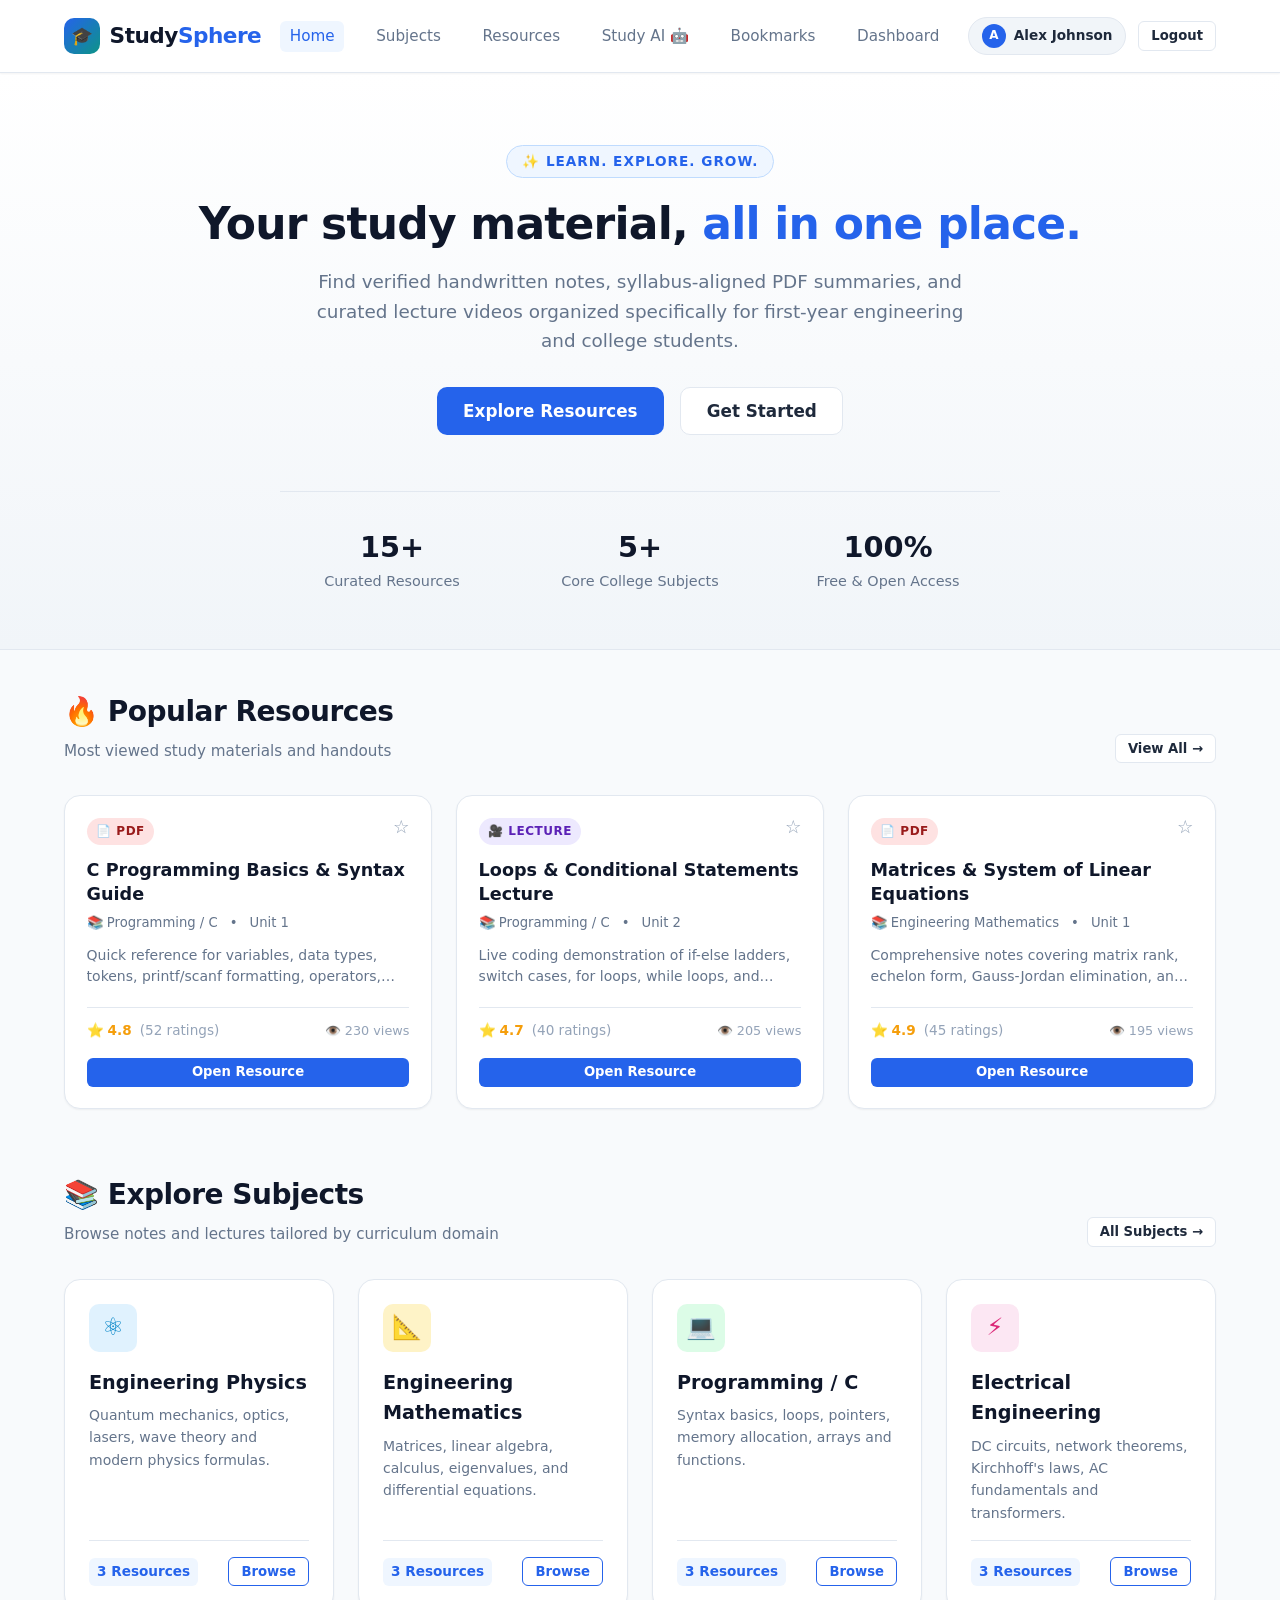
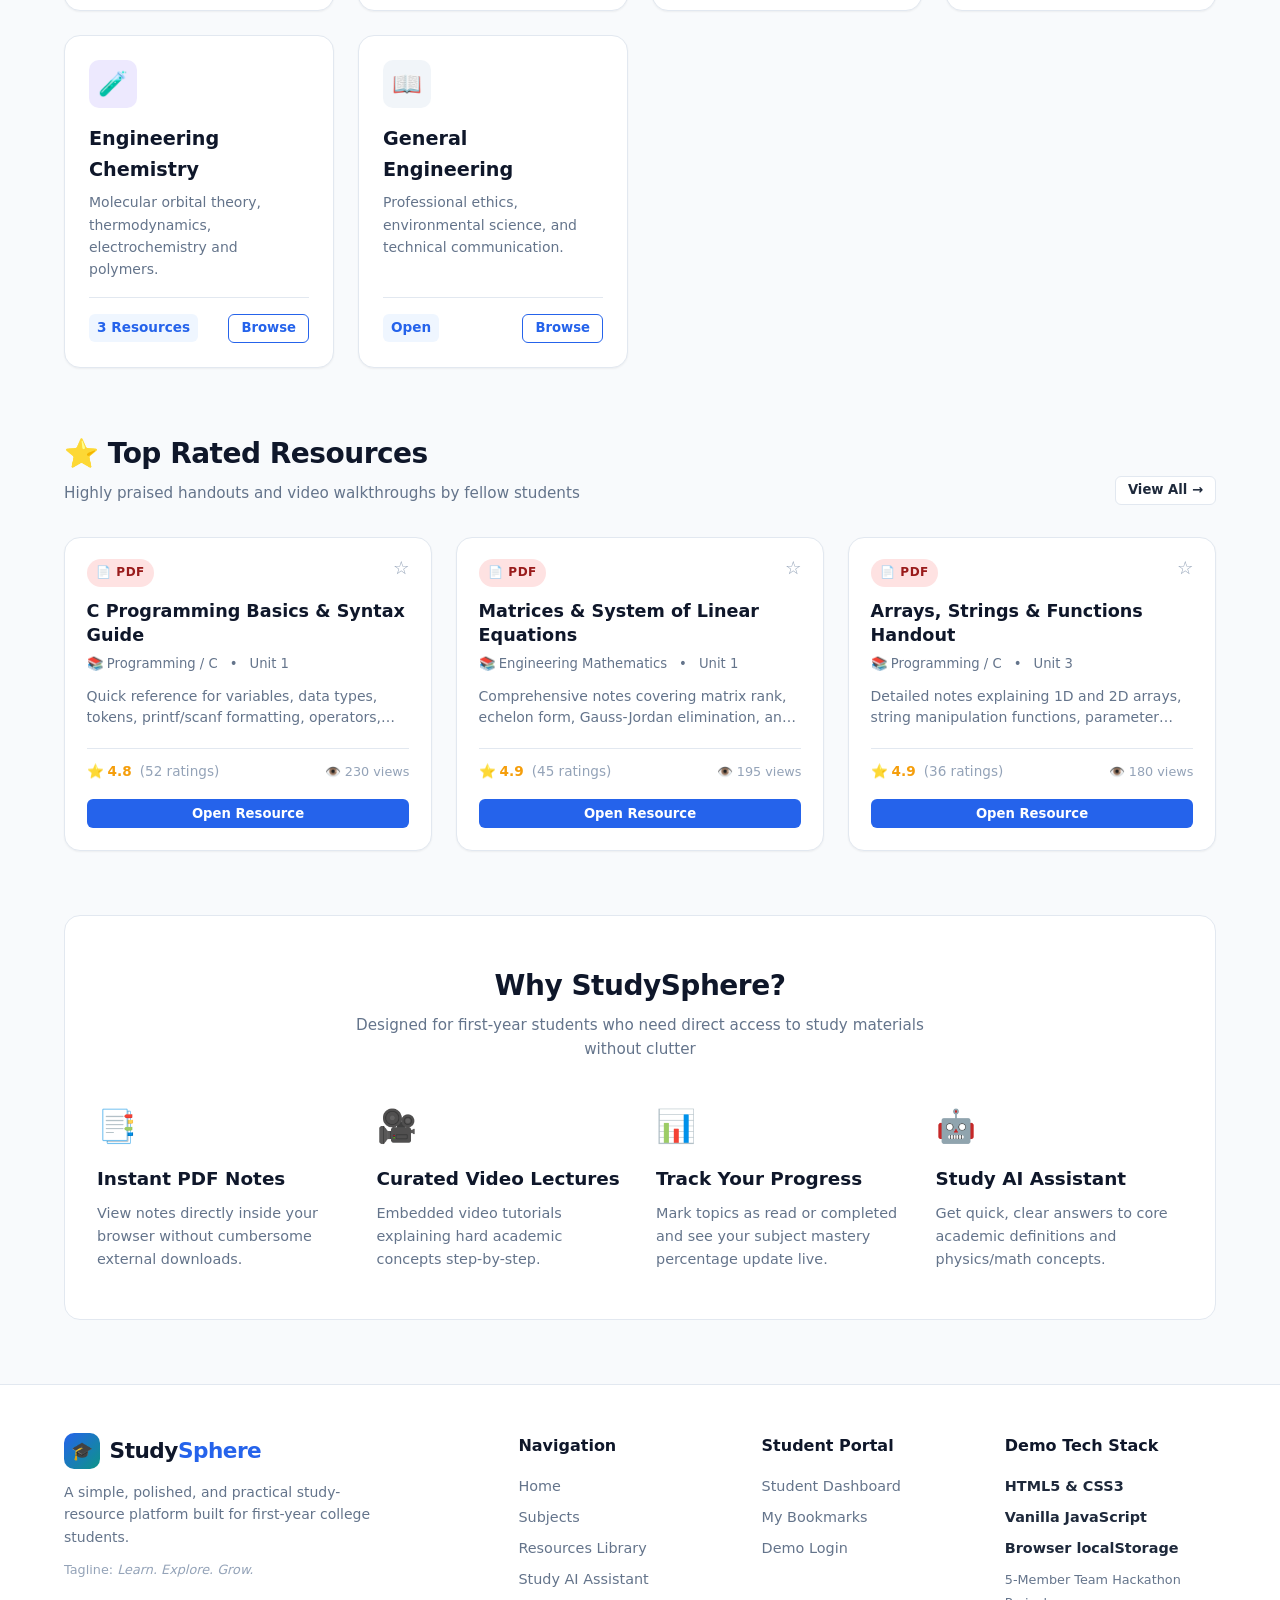
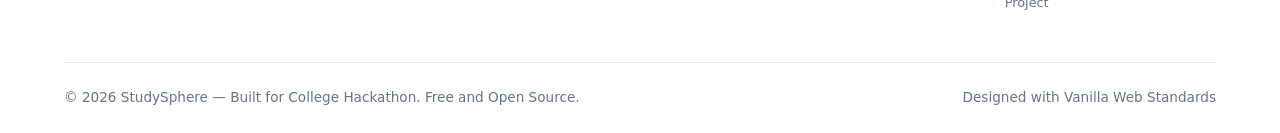
<file: index.html>
<!DOCTYPE html>
<html lang="en">
<head>
  <meta charset="UTF-8">
  <meta name="viewport" content="width=device-width, initial-scale=1.0">
  <title>StudySphere — Learn. Explore. Grow. | Student Study Resources</title>
  <link rel="stylesheet" href="css/style.css">
  <link rel="stylesheet" href="css/responsive.css">
  <link rel="icon" href="favicon.ico">
</head>
<body>

  <!-- Navigation Bar -->
  <header class="navbar">
    <div class="container nav-container">
      <a href="index.html" class="brand-logo">
        <span class="logo-icon">🎓</span>
        <span>Study<span>Sphere</span></span>
      </a>

      <button class="nav-toggle-btn" aria-label="Toggle navigation">☰</button>

      <ul class="nav-links">
        <li><a href="index.html" class="active">Home</a></li>
        <li><a href="subjects.html">Subjects</a></li>
        <li><a href="resources.html">Resources</a></li>
        <li><a href="study-ai.html">Study AI 🤖</a></li>
        <li><a href="bookmarks.html">Bookmarks</a></li>
        <li><a href="dashboard.html">Dashboard</a></li>
      </ul>

      <div class="nav-auth">
        <!-- Injected dynamically by js/app.js -->
        <a href="login.html" class="btn btn-primary btn-sm">Login / Register</a>
      </div>
    </div>
  </header>

  <!-- Hero Section -->
  <section class="hero">
    <div class="container">
      <div class="hero-tagline">
        <span>✨</span> Learn. Explore. Grow.
      </div>
      <h1 class="hero-title">
        Your study material, <span class="highlight">all in one place.</span>
      </h1>
      <p class="hero-description">
        Find verified handwritten notes, syllabus-aligned PDF summaries, and curated lecture videos organized specifically for first-year engineering and college students.
      </p>

      <div class="hero-buttons">
        <a href="resources.html" class="btn btn-primary btn-lg">Explore Resources</a>
        <a href="dashboard.html" class="btn btn-secondary btn-lg">Get Started</a>
      </div>

      <!-- Quick Stats -->
      <div class="hero-stats">
        <div class="stat-item">
          <h3 id="stat-resources-count">15+</h3>
          <p>Curated Resources</p>
        </div>
        <div class="stat-item">
          <h3>5+</h3>
          <p>Core College Subjects</p>
        </div>
        <div class="stat-item">
          <h3>100%</h3>
          <p>Free & Open Access</p>
        </div>
      </div>
    </div>
  </section>

  <!-- Main Content Container -->
  <main class="main-content">
    <div class="container">

      <!-- Popular Resources Section -->
      <section style="margin-bottom: 4rem;">
        <div class="section-header">
          <div>
            <h2 class="section-title">🔥 Popular Resources</h2>
            <p class="section-subtitle">Most viewed study materials and handouts</p>
          </div>
          <a href="resources.html?sort=popular" class="btn btn-secondary btn-sm">View All &rarr;</a>
        </div>
        <div class="resource-grid" id="popular-resources-grid">
          <!-- Injected via JavaScript -->
        </div>
      </section>

      <!-- Explore Subjects Section -->
      <section style="margin-bottom: 4rem;">
        <div class="section-header">
          <div>
            <h2 class="section-title">📚 Explore Subjects</h2>
            <p class="section-subtitle">Browse notes and lectures tailored by curriculum domain</p>
          </div>
          <a href="subjects.html" class="btn btn-secondary btn-sm">All Subjects &rarr;</a>
        </div>

        <div class="subject-grid">
          <!-- Physics -->
          <div class="subject-card">
            <div class="subject-icon-box icon-physics">⚛️</div>
            <h3 class="subject-name">Engineering Physics</h3>
            <p class="subject-desc">Quantum mechanics, optics, lasers, wave theory and modern physics formulas.</p>
            <div class="subject-footer">
              <span class="subject-count">3 Resources</span>
              <a href="resources.html?subject=Engineering+Physics" class="btn btn-outline btn-sm">Browse</a>
            </div>
          </div>

          <!-- Mathematics -->
          <div class="subject-card">
            <div class="subject-icon-box icon-math">📐</div>
            <h3 class="subject-name">Engineering Mathematics</h3>
            <p class="subject-desc">Matrices, linear algebra, calculus, eigenvalues, and differential equations.</p>
            <div class="subject-footer">
              <span class="subject-count">3 Resources</span>
              <a href="resources.html?subject=Engineering+Mathematics" class="btn btn-outline btn-sm">Browse</a>
            </div>
          </div>

          <!-- Programming / C -->
          <div class="subject-card">
            <div class="subject-icon-box icon-prog">💻</div>
            <h3 class="subject-name">Programming / C</h3>
            <p class="subject-desc">Syntax basics, loops, pointers, memory allocation, arrays and functions.</p>
            <div class="subject-footer">
              <span class="subject-count">3 Resources</span>
              <a href="resources.html?subject=Programming+%2F+C" class="btn btn-outline btn-sm">Browse</a>
            </div>
          </div>

          <!-- Electrical Engineering -->
          <div class="subject-card">
            <div class="subject-icon-box icon-ee">⚡</div>
            <h3 class="subject-name">Electrical Engineering</h3>
            <p class="subject-desc">DC circuits, network theorems, Kirchhoff's laws, AC fundamentals and transformers.</p>
            <div class="subject-footer">
              <span class="subject-count">3 Resources</span>
              <a href="resources.html?subject=Electrical+Engineering" class="btn btn-outline btn-sm">Browse</a>
            </div>
          </div>

          <!-- Chemistry -->
          <div class="subject-card">
            <div class="subject-icon-box icon-chem">🧪</div>
            <h3 class="subject-name">Engineering Chemistry</h3>
            <p class="subject-desc">Molecular orbital theory, thermodynamics, electrochemistry and polymers.</p>
            <div class="subject-footer">
              <span class="subject-count">3 Resources</span>
              <a href="resources.html?subject=Engineering+Chemistry" class="btn btn-outline btn-sm">Browse</a>
            </div>
          </div>

          <!-- Other -->
          <div class="subject-card">
            <div class="subject-icon-box icon-other">📖</div>
            <h3 class="subject-name">General Engineering</h3>
            <p class="subject-desc">Professional ethics, environmental science, and technical communication.</p>
            <div class="subject-footer">
              <span class="subject-count">Open</span>
              <a href="resources.html" class="btn btn-outline btn-sm">Browse</a>
            </div>
          </div>
        </div>
      </section>

      <!-- Top Rated Resources Section -->
      <section style="margin-bottom: 4rem;">
        <div class="section-header">
          <div>
            <h2 class="section-title">⭐ Top Rated Resources</h2>
            <p class="section-subtitle">Highly praised handouts and video walkthroughs by fellow students</p>
          </div>
          <a href="resources.html?sort=rating" class="btn btn-secondary btn-sm">View All &rarr;</a>
        </div>
        <div class="resource-grid" id="top-rated-resources-grid">
          <!-- Injected via JavaScript -->
        </div>
      </section>

      <!-- Why StudySphere? Section -->
      <section style="background: var(--bg-surface); border: 1px solid var(--border-color); border-radius: var(--radius-lg); padding: 3rem 2rem;">
        <div style="text-align: center; max-width: 600px; margin: 0 auto 2.5rem;">
          <h2 class="section-title">Why StudySphere?</h2>
          <p class="section-subtitle">Designed for first-year students who need direct access to study materials without clutter</p>
        </div>

        <div style="display: grid; grid-template-columns: repeat(auto-fit, minmax(240px, 1fr)); gap: 2rem;">
          <div>
            <div style="font-size: 2rem; margin-bottom: 0.75rem;">📑</div>
            <h4 style="font-size: 1.15rem; font-weight: 700; margin-bottom: 0.5rem; color: var(--secondary-color);">Instant PDF Notes</h4>
            <p style="color: var(--text-muted); font-size: 0.9rem;">View notes directly inside your browser without cumbersome external downloads.</p>
          </div>
          <div>
            <div style="font-size: 2rem; margin-bottom: 0.75rem;">🎥</div>
            <h4 style="font-size: 1.15rem; font-weight: 700; margin-bottom: 0.5rem; color: var(--secondary-color);">Curated Video Lectures</h4>
            <p style="color: var(--text-muted); font-size: 0.9rem;">Embedded video tutorials explaining hard academic concepts step-by-step.</p>
          </div>
          <div>
            <div style="font-size: 2rem; margin-bottom: 0.75rem;">📊</div>
            <h4 style="font-size: 1.15rem; font-weight: 700; margin-bottom: 0.5rem; color: var(--secondary-color);">Track Your Progress</h4>
            <p style="color: var(--text-muted); font-size: 0.9rem;">Mark topics as read or completed and see your subject mastery percentage update live.</p>
          </div>
          <div>
            <div style="font-size: 2rem; margin-bottom: 0.75rem;">🤖</div>
            <h4 style="font-size: 1.15rem; font-weight: 700; margin-bottom: 0.5rem; color: var(--secondary-color);">Study AI Assistant</h4>
            <p style="color: var(--text-muted); font-size: 0.9rem;">Get quick, clear answers to core academic definitions and physics/math concepts.</p>
          </div>
        </div>
      </section>

    </div>
  </main>

  <!-- Footer -->
  <footer class="site-footer">
    <div class="container">
      <div class="footer-grid">
        <div class="footer-col">
          <div class="brand-logo" style="margin-bottom: 0.75rem;">
            <span class="logo-icon">🎓</span>
            <span>Study<span>Sphere</span></span>
          </div>
          <p style="font-size: 0.875rem; line-height: 1.6; max-width: 320px;">
            A simple, polished, and practical study-resource platform built for first-year college students.
          </p>
          <p style="font-size: 0.8rem; margin-top: 0.75rem; color: var(--text-light);">
            Tagline: <em>Learn. Explore. Grow.</em>
          </p>
        </div>

        <div class="footer-col">
          <h4>Navigation</h4>
          <ul>
            <li><a href="index.html">Home</a></li>
            <li><a href="subjects.html">Subjects</a></li>
            <li><a href="resources.html">Resources Library</a></li>
            <li><a href="study-ai.html">Study AI Assistant</a></li>
          </ul>
        </div>

        <div class="footer-col">
          <h4>Student Portal</h4>
          <ul>
            <li><a href="dashboard.html">Student Dashboard</a></li>
            <li><a href="bookmarks.html">My Bookmarks</a></li>
            <li><a href="login.html">Demo Login</a></li>
          </ul>
        </div>

        <div class="footer-col">
          <h4>Demo Tech Stack</h4>
          <ul>
            <li><span style="color: var(--text-main); font-weight: 600;">HTML5 & CSS3</span></li>
            <li><span style="color: var(--text-main); font-weight: 600;">Vanilla JavaScript</span></li>
            <li><span style="color: var(--text-main); font-weight: 600;">Browser localStorage</span></li>
            <li><span style="color: var(--text-muted); font-size: 0.8rem;">5-Member Team Hackathon Project</span></li>
          </ul>
        </div>
      </div>

      <div class="footer-bottom">
        <div>&copy; 2026 StudySphere — Built for College Hackathon. Free and Open Source.</div>
        <div>Designed with Vanilla Web Standards</div>
      </div>
    </div>
  </footer>

  <!-- Scripts -->
  <script src="js/app.js"></script>
  <script src="js/resources.js"></script>
  <script src="js/bookmarks.js"></script>
  <script>
    // Initialize Home Page dynamic sections
    document.addEventListener('DOMContentLoaded', () => {
      // 1. Popular resources (top 3 by views)
      const popularGrid = document.getElementById('popular-resources-grid');
      if (popularGrid) {
        const popular = filterResources({ sortBy: 'popular' }).slice(0, 3);
        popularGrid.innerHTML = popular.map(res => renderResourceCardHtml(res)).join('');
        attachCardBookmarkListeners(popularGrid);
      }

      // 2. Top rated resources (top 3 by rating)
      const topRatedGrid = document.getElementById('top-rated-resources-grid');
      if (topRatedGrid) {
        const topRated = filterResources({ sortBy: 'rating' }).slice(0, 3);
        topRatedGrid.innerHTML = topRated.map(res => renderResourceCardHtml(res)).join('');
        attachCardBookmarkListeners(topRatedGrid);
      }

      // 3. Update total resources stat
      const statCount = document.getElementById('stat-resources-count');
      if (statCount) {
        const all = getAllResources();
        statCount.textContent = `${all.length}+`;
      }
    });
  </script>
</body>
</html>
</file>
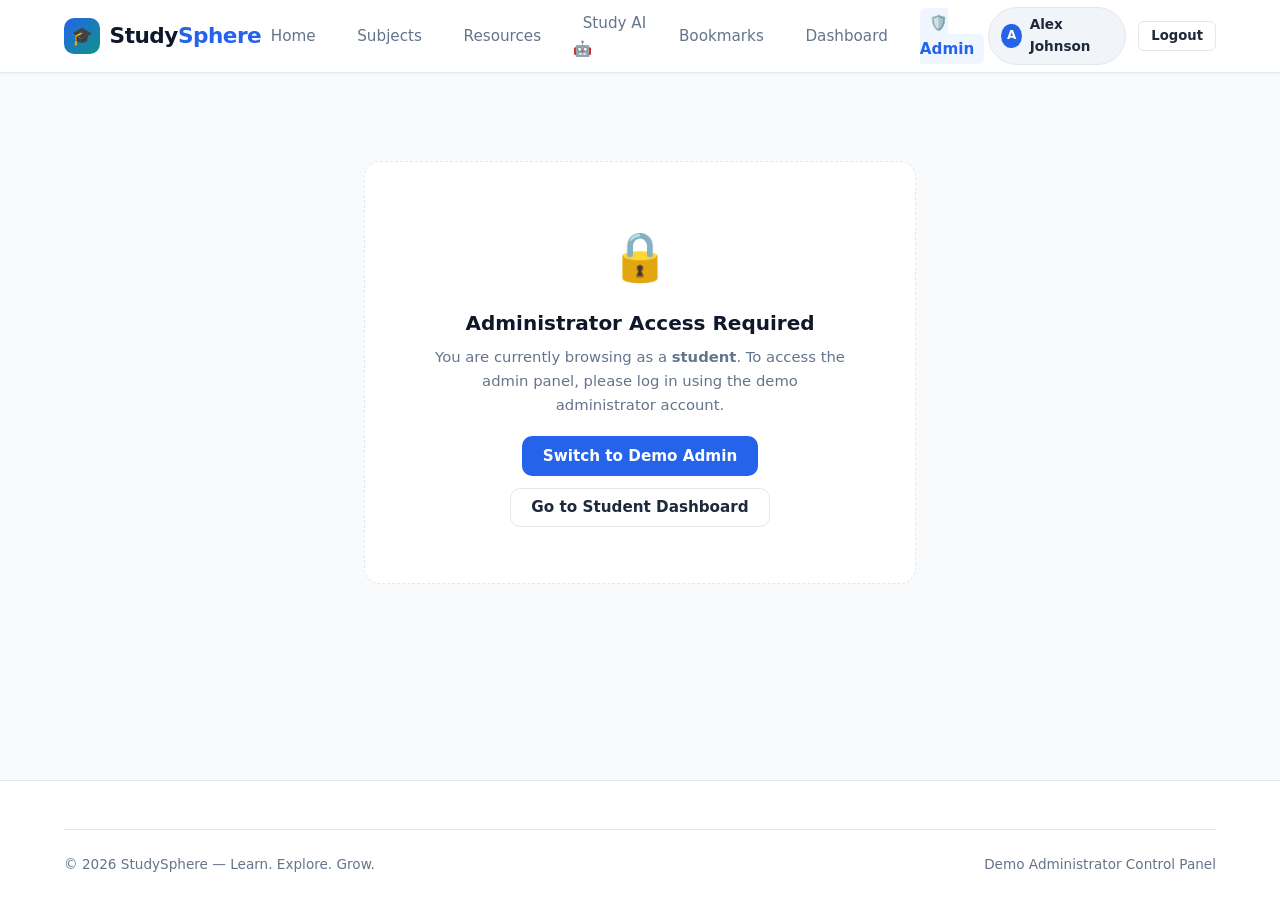
<file: admin.html>
<!DOCTYPE html>
<html lang="en">
<head>
  <meta charset="UTF-8">
  <meta name="viewport" content="width=device-width, initial-scale=1.0">
  <title>Admin Dashboard — StudySphere</title>
  <link rel="stylesheet" href="css/style.css">
  <link rel="stylesheet" href="css/responsive.css">
</head>
<body>

  <!-- Navigation Bar -->
  <header class="navbar">
    <div class="container nav-container">
      <a href="index.html" class="brand-logo">
        <span class="logo-icon">🎓</span>
        <span>Study<span>Sphere</span></span>
      </a>

      <button class="nav-toggle-btn" aria-label="Toggle navigation">☰</button>

      <ul class="nav-links">
        <li><a href="index.html">Home</a></li>
        <li><a href="subjects.html">Subjects</a></li>
        <li><a href="resources.html">Resources</a></li>
        <li><a href="study-ai.html">Study AI 🤖</a></li>
        <li><a href="bookmarks.html">Bookmarks</a></li>
        <li><a href="dashboard.html">Dashboard</a></li>
        <li><a href="admin.html" class="admin-link active">🛡️ Admin</a></li>
      </ul>

      <div class="nav-auth">
        <a href="login.html" class="btn btn-primary btn-sm">Login / Register</a>
      </div>
    </div>
  </header>

  <!-- Admin Main Content -->
  <main class="main-content">
    <div class="container">
      
      <!-- Admin Header -->
      <div style="background: var(--bg-surface); border: 1px solid var(--border-color); border-radius: var(--radius-lg); padding: 1.75rem 2rem; margin-bottom: 2rem; box-shadow: var(--shadow-sm); display: flex; align-items: center; justify-content: space-between; flex-wrap: wrap; gap: 1rem;">
        <div>
          <span style="font-size: 0.8rem; font-weight: 700; background: #f5f3ff; color: #7c3aed; padding: 0.25rem 0.6rem; border-radius: var(--radius-full); text-transform: uppercase;">
            ADMINISTRATOR MODE
          </span>
          <h1 style="font-size: 1.85rem; font-weight: 800; color: var(--secondary-color); margin-top: 0.35rem;">
            Faculty & Resource Admin Console
          </h1>
          <p style="color: var(--text-muted); font-size: 0.95rem; margin-top: 0.2rem;">
            Manage college curriculum study materials, upload handouts, edit notes, and monitor student engagement.
          </p>
        </div>
        <div style="display: flex; gap: 0.75rem; flex-wrap: wrap;">
          <button class="btn btn-primary" id="btn-open-add-modal">
            ➕ Add New Resource
          </button>
          <a href="resources.html" class="btn btn-secondary">
            View Public Catalog &rarr;
          </a>
        </div>
      </div>

      <!-- Quick Metrics Grid -->
      <div class="stats-cards-grid">
        <div class="stat-card">
          <div class="stat-card-icon" style="background: #e0f2fe; color: #0284c7;">📚</div>
          <div class="stat-card-info">
            <h4 id="admin-total-resources">0</h4>
            <p>Total Resources</p>
          </div>
        </div>

        <div class="stat-card">
          <div class="stat-card-icon" style="background: #fef3c7; color: #d97706;">⭐</div>
          <div class="stat-card-info">
            <h4 id="admin-total-ratings">0</h4>
            <p>Student Ratings</p>
          </div>
        </div>

        <div class="stat-card">
          <div class="stat-card-icon" style="background: #dcfce7; color: #16a34a;">👁️</div>
          <div class="stat-card-info">
            <h4 id="admin-total-views">0</h4>
            <p>Total Material Views</p>
          </div>
        </div>

        <div class="stat-card">
          <div class="stat-card-icon" style="background: #ede9fe; color: #7c3aed;">✅</div>
          <div class="stat-card-info">
            <h4 id="admin-total-completed">0</h4>
            <p>Student Completions</p>
          </div>
        </div>
      </div>

      <!-- Resource Management Table Box -->
      <div style="background: var(--bg-surface); border: 1px solid var(--border-color); border-radius: var(--radius-lg); padding: 1.5rem; box-shadow: var(--shadow-sm);">
        
        <div style="display: flex; align-items: center; justify-content: space-between; flex-wrap: wrap; gap: 1rem; margin-bottom: 1.25rem;">
          <div>
            <h2 style="font-size: 1.25rem; font-weight: 700; color: var(--secondary-color);">All Study Resources</h2>
            <p style="font-size: 0.85rem; color: var(--text-muted);">Real-time localStorage resources registry</p>
          </div>
          <div>
            <input type="text" id="admin-table-search" placeholder="Filter resources table..." class="form-control" style="width: 260px; font-size: 0.85rem; padding: 0.45rem 0.75rem;">
          </div>
        </div>

        <div class="table-responsive">
          <table class="data-table">
            <thead>
              <tr>
                <th>Title</th>
                <th>Subject</th>
                <th>Type</th>
                <th>Rating</th>
                <th>Views</th>
                <th>Date Added</th>
                <th>Actions</th>
              </tr>
            </thead>
            <tbody id="admin-resources-tbody">
              <!-- Dynamically populated by js/admin.js -->
            </tbody>
          </table>
        </div>

      </div>

    </div>
  </main>

  <!-- ADD RESOURCE MODAL -->
  <div class="modal-overlay" id="modal-add-resource">
    <div class="modal-content">
      <div class="modal-header">
        <h3>Add New Study Resource</h3>
        <button class="modal-close-btn modal-close-trigger" aria-label="Close modal">&times;</button>
      </div>
      
      <form id="form-add-resource">
        <div class="modal-body">
          
          <div class="alert-banner" style="margin-bottom: 1rem; padding: 0.6rem 0.8rem; font-size: 0.8rem;">
            <span>ℹ️</span>
            <span><strong>Hackathon Demo Notice:</strong> Uploaded materials are stored in browser localStorage for demonstration purposes.</span>
          </div>

          <div class="form-group">
            <label for="add-title">Resource Title *</label>
            <input type="text" id="add-title" class="form-control" placeholder="e.g., Laplace Transforms Handout" required>
          </div>

          <div style="display: grid; grid-template-columns: 1fr 1fr; gap: 1rem;">
            <div class="form-group">
              <label for="add-subject">Subject *</label>
              <select id="add-subject" class="form-control" required>
                <option value="Engineering Physics">Engineering Physics</option>
                <option value="Engineering Mathematics">Engineering Mathematics</option>
                <option value="Programming / C">Programming / C</option>
                <option value="Electrical Engineering">Electrical Engineering</option>
                <option value="Engineering Chemistry">Engineering Chemistry</option>
                <option value="Other">Other / General</option>
              </select>
            </div>

            <div class="form-group">
              <label for="add-type">Type *</label>
              <select id="add-type" class="form-control" required>
                <option value="PDF">📄 PDF Notes</option>
                <option value="Lecture">🎥 Video Lecture</option>
              </select>
            </div>
          </div>

          <div class="form-group">
            <label for="add-unit">Unit / Chapter *</label>
            <input type="text" id="add-unit" class="form-control" placeholder="e.g., Unit 4: Transforms" required>
          </div>

          <div class="form-group">
            <label for="add-description">Short Description *</label>
            <textarea id="add-description" class="form-control" rows="3" placeholder="Summary of topics covered, derivations, and practice problems..." required></textarea>
          </div>

          <div class="form-group">
            <label for="add-tags">Search Tags (comma separated)</label>
            <input type="text" id="add-tags" class="form-control" placeholder="e.g., laplace, calculus, formulas, math">
          </div>

          <div class="form-group">
            <label for="add-link">Resource URL / Video Embed Link</label>
            <input type="text" id="add-link" class="form-control" placeholder="e.g., files/sample.pdf or YouTube embed URL">
          </div>

          <div class="form-group">
            <label for="add-file">Or Select Local PDF File (Demo Upload)</label>
            <input type="file" id="add-file" class="form-control" accept=".pdf">
          </div>

          <div class="form-group" style="margin-bottom: 0;">
            <label for="add-date">Publication Date</label>
            <input type="date" id="add-date" class="form-control">
          </div>

        </div>

        <div class="modal-footer">
          <button type="button" class="btn btn-secondary modal-close-trigger">Cancel</button>
          <button type="submit" class="btn btn-primary">Save Resource</button>
        </div>
      </form>
    </div>
  </div>

  <!-- EDIT RESOURCE MODAL -->
  <div class="modal-overlay" id="modal-edit-resource">
    <div class="modal-content">
      <div class="modal-header">
        <h3>Edit Study Resource</h3>
        <button class="modal-close-btn modal-close-trigger" aria-label="Close modal">&times;</button>
      </div>

      <form id="form-edit-resource">
        <div class="modal-body">
          <div class="form-group">
            <label for="edit-title">Resource Title</label>
            <input type="text" id="edit-title" class="form-control" required>
          </div>

          <div style="display: grid; grid-template-columns: 1fr 1fr; gap: 1rem;">
            <div class="form-group">
              <label for="edit-subject">Subject</label>
              <select id="edit-subject" class="form-control" required>
                <option value="Engineering Physics">Engineering Physics</option>
                <option value="Engineering Mathematics">Engineering Mathematics</option>
                <option value="Programming / C">Programming / C</option>
                <option value="Electrical Engineering">Electrical Engineering</option>
                <option value="Engineering Chemistry">Engineering Chemistry</option>
                <option value="Other">Other / General</option>
              </select>
            </div>

            <div class="form-group">
              <label for="edit-type">Type</label>
              <select id="edit-type" class="form-control" required>
                <option value="PDF">📄 PDF Notes</option>
                <option value="Lecture">🎥 Video Lecture</option>
              </select>
            </div>
          </div>

          <div class="form-group">
            <label for="edit-unit">Unit / Chapter</label>
            <input type="text" id="edit-unit" class="form-control" required>
          </div>

          <div class="form-group">
            <label for="edit-description">Description</label>
            <textarea id="edit-description" class="form-control" rows="3" required></textarea>
          </div>

          <div class="form-group">
            <label for="edit-tags">Tags (comma separated)</label>
            <input type="text" id="edit-tags" class="form-control">
          </div>

          <div class="form-group" style="margin-bottom: 0;">
            <label for="edit-link">Resource Link / File Path</label>
            <input type="text" id="edit-link" class="form-control" required>
          </div>
        </div>

        <div class="modal-footer">
          <button type="button" class="btn btn-secondary modal-close-trigger">Cancel</button>
          <button type="submit" class="btn btn-primary">Update Resource</button>
        </div>
      </form>
    </div>
  </div>

  <!-- DELETE CONFIRMATION MODAL -->
  <div class="modal-overlay" id="modal-delete-confirm">
    <div class="modal-content" style="max-width: 440px;">
      <div class="modal-header">
        <h3>Confirm Deletion</h3>
        <button class="modal-close-btn modal-close-trigger" aria-label="Close modal">&times;</button>
      </div>
      <div class="modal-body">
        <p style="color: var(--text-main); margin-bottom: 0.75rem;">
          Are you sure you want to delete this resource?
        </p>
        <p style="font-weight: 700; color: var(--danger-color); background: #fee2e2; padding: 0.6rem 0.8rem; border-radius: var(--radius-sm);" id="delete-resource-title-confirm">
          Resource Title
        </p>
        <p style="font-size: 0.825rem; color: var(--text-muted); margin-top: 0.75rem;">
          This action will immediately remove the resource from localStorage and update all student catalogs.
        </p>
      </div>
      <div class="modal-footer">
        <button type="button" class="btn btn-secondary modal-close-trigger">Cancel</button>
        <button type="button" class="btn btn-danger" id="btn-confirm-delete">Delete Resource</button>
      </div>
    </div>
  </div>

  <!-- Footer -->
  <footer class="site-footer">
    <div class="container">
      <div class="footer-bottom">
        <div>&copy; 2026 StudySphere — Learn. Explore. Grow.</div>
        <div>Demo Administrator Control Panel</div>
      </div>
    </div>
  </footer>

  <!-- Scripts -->
  <script src="js/app.js"></script>
  <script src="js/resources.js"></script>
  <script src="js/ratings.js"></script>
  <script src="js/bookmarks.js"></script>
  <script src="js/progress.js"></script>
  <script src="js/admin.js"></script>
</body>
</html>
</file>
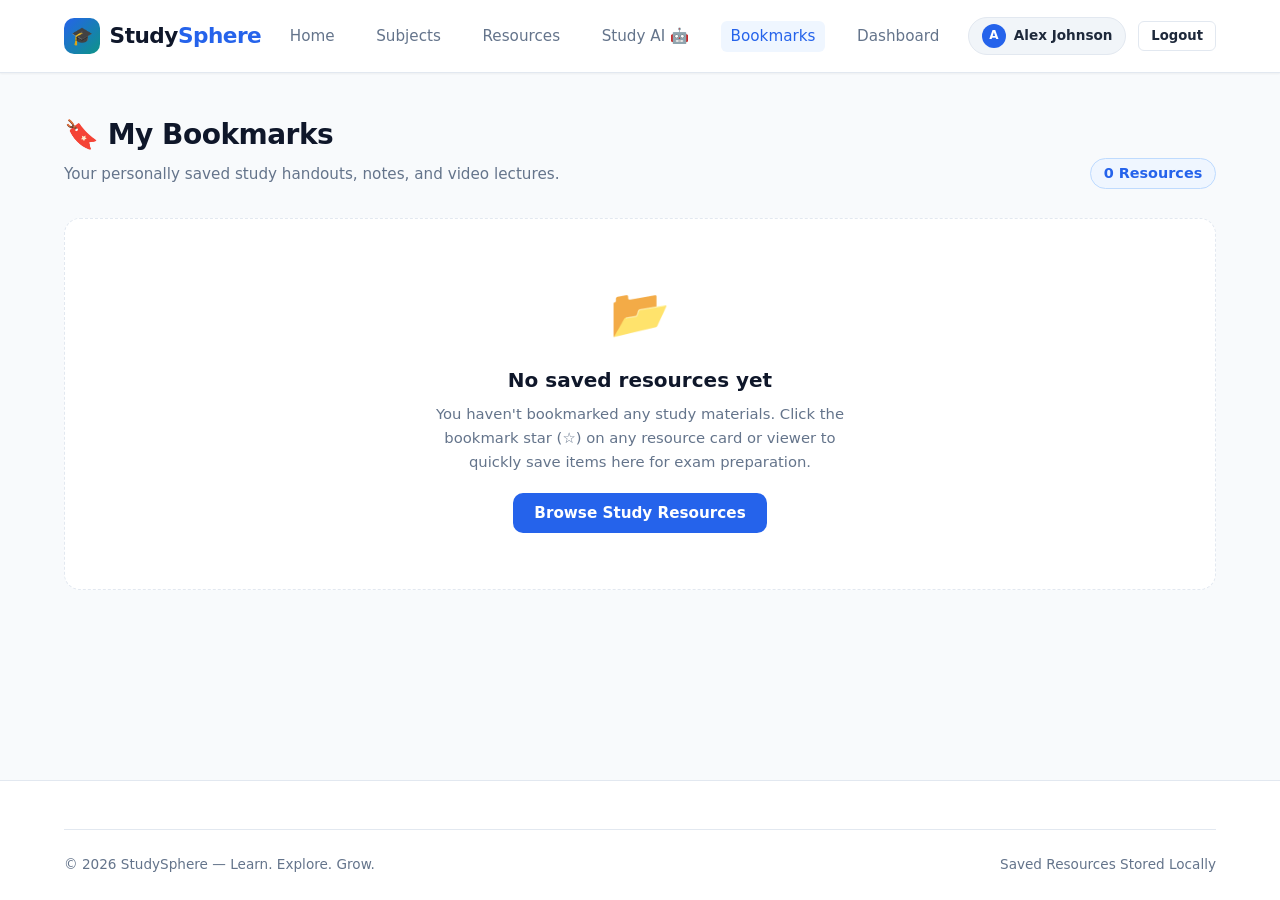
<file: bookmarks.html>
<!DOCTYPE html>
<html lang="en">
<head>
  <meta charset="UTF-8">
  <meta name="viewport" content="width=device-width, initial-scale=1.0">
  <title>My Bookmarks — StudySphere</title>
  <link rel="stylesheet" href="css/style.css">
  <link rel="stylesheet" href="css/responsive.css">
</head>
<body>

  <!-- Navigation Bar -->
  <header class="navbar">
    <div class="container nav-container">
      <a href="index.html" class="brand-logo">
        <span class="logo-icon">🎓</span>
        <span>Study<span>Sphere</span></span>
      </a>

      <button class="nav-toggle-btn" aria-label="Toggle navigation">☰</button>

      <ul class="nav-links">
        <li><a href="index.html">Home</a></li>
        <li><a href="subjects.html">Subjects</a></li>
        <li><a href="resources.html">Resources</a></li>
        <li><a href="study-ai.html">Study AI 🤖</a></li>
        <li><a href="bookmarks.html" class="active">Bookmarks</a></li>
        <li><a href="dashboard.html">Dashboard</a></li>
      </ul>

      <div class="nav-auth">
        <a href="login.html" class="btn btn-primary btn-sm">Login / Register</a>
      </div>
    </div>
  </header>

  <!-- Main Content -->
  <main class="main-content">
    <div class="container">
      
      <!-- Section Header -->
      <div class="section-header" style="margin-bottom: 2rem;">
        <div>
          <h1 class="section-title">🔖 My Bookmarks</h1>
          <p class="section-subtitle">Your personally saved study handouts, notes, and video lectures.</p>
        </div>
        <div>
          <span id="bookmarks-count" style="background: var(--primary-light); color: var(--primary-color); font-weight: 700; font-size: 0.9rem; padding: 0.4rem 0.8rem; border-radius: var(--radius-full); border: 1px solid var(--primary-border);">
            0 Resources
          </span>
        </div>
      </div>

      <!-- Bookmarks Cards Grid -->
      <div class="resource-grid" id="bookmarks-grid">
        <!-- Rendered dynamically via js/bookmarks.js -->
      </div>

      <!-- Empty State -->
      <div id="bookmarks-empty" class="empty-state" style="display: none;">
        <div class="empty-state-icon">📂</div>
        <h3>No saved resources yet</h3>
        <p>You haven't bookmarked any study materials. Click the bookmark star (☆) on any resource card or viewer to quickly save items here for exam preparation.</p>
        <a href="resources.html" class="btn btn-primary">Browse Study Resources</a>
      </div>

    </div>
  </main>

  <!-- Footer -->
  <footer class="site-footer">
    <div class="container">
      <div class="footer-bottom">
        <div>&copy; 2026 StudySphere — Learn. Explore. Grow.</div>
        <div>Saved Resources Stored Locally</div>
      </div>
    </div>
  </footer>

  <!-- Scripts -->
  <script src="js/app.js"></script>
  <script src="js/resources.js"></script>
  <script src="js/bookmarks.js"></script>
</body>
</html>
</file>
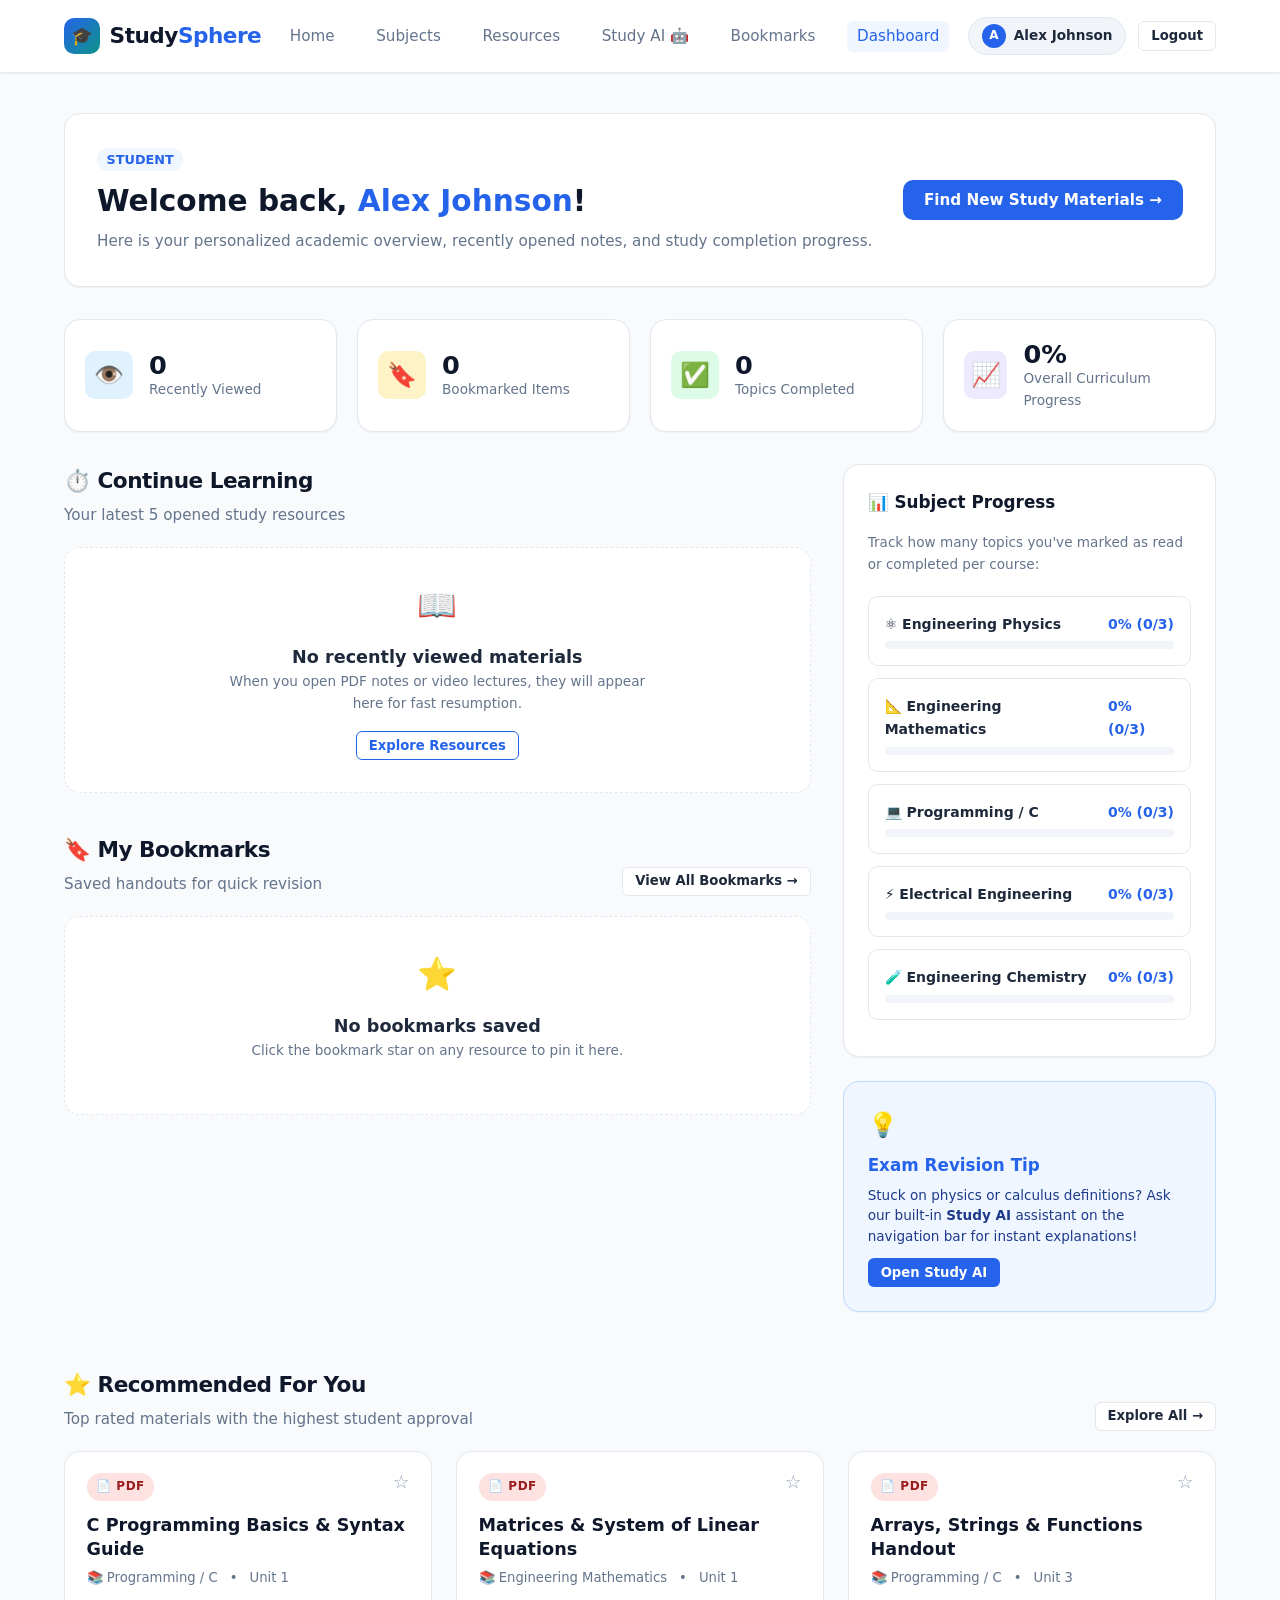
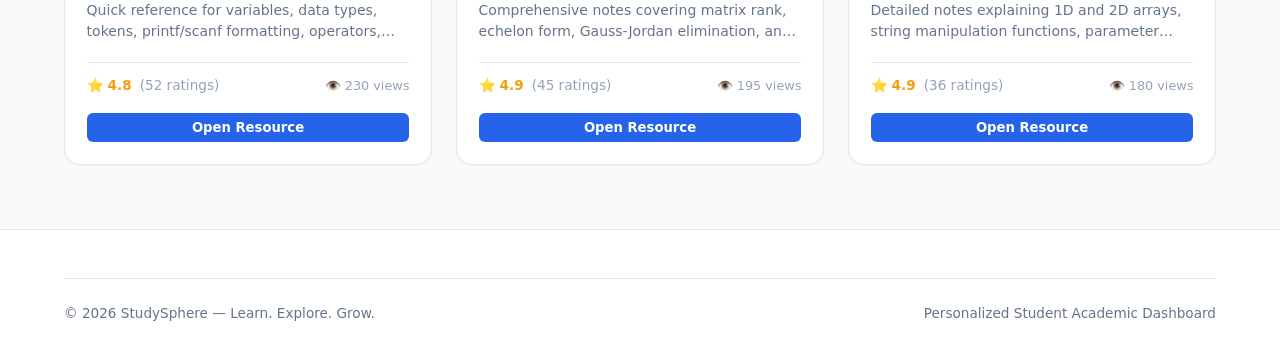
<file: dashboard.html>
<!DOCTYPE html>
<html lang="en">
<head>
  <meta charset="UTF-8">
  <meta name="viewport" content="width=device-width, initial-scale=1.0">
  <title>Student Dashboard — StudySphere</title>
  <link rel="stylesheet" href="css/style.css">
  <link rel="stylesheet" href="css/responsive.css">
</head>
<body>

  <!-- Navigation Bar -->
  <header class="navbar">
    <div class="container nav-container">
      <a href="index.html" class="brand-logo">
        <span class="logo-icon">🎓</span>
        <span>Study<span>Sphere</span></span>
      </a>

      <button class="nav-toggle-btn" aria-label="Toggle navigation">☰</button>

      <ul class="nav-links">
        <li><a href="index.html">Home</a></li>
        <li><a href="subjects.html">Subjects</a></li>
        <li><a href="resources.html">Resources</a></li>
        <li><a href="study-ai.html">Study AI 🤖</a></li>
        <li><a href="bookmarks.html">Bookmarks</a></li>
        <li><a href="dashboard.html" class="active">Dashboard</a></li>
      </ul>

      <div class="nav-auth">
        <a href="login.html" class="btn btn-primary btn-sm">Login / Register</a>
      </div>
    </div>
  </header>

  <!-- Dashboard Main Content -->
  <main class="main-content">
    <div class="container">
      
      <!-- Welcome Header -->
      <div style="background: var(--bg-surface); border: 1px solid var(--border-color); border-radius: var(--radius-lg); padding: 2rem; margin-bottom: 2rem; box-shadow: var(--shadow-sm); display: flex; align-items: center; justify-content: space-between; flex-wrap: wrap; gap: 1rem;">
        <div>
          <span style="font-size: 0.8rem; font-weight: 700; background: var(--primary-light); color: var(--primary-color); padding: 0.25rem 0.6rem; border-radius: var(--radius-full); text-transform: uppercase;" id="user-role-badge">
            STUDENT
          </span>
          <h1 style="font-size: 1.85rem; font-weight: 800; color: var(--secondary-color); margin-top: 0.4rem;">
            Welcome back, <span id="user-welcome-name" style="color: var(--primary-color);">Student</span>!
          </h1>
          <p style="color: var(--text-muted); font-size: 0.95rem; margin-top: 0.25rem;">
            Here is your personalized academic overview, recently opened notes, and study completion progress.
          </p>
        </div>
        <div>
          <a href="resources.html" class="btn btn-primary">Find New Study Materials &rarr;</a>
        </div>
      </div>

      <!-- Quick Metrics Counters -->
      <div class="stats-cards-grid">
        <div class="stat-card">
          <div class="stat-card-icon" style="background: #e0f2fe; color: #0284c7;">👁️</div>
          <div class="stat-card-info">
            <h4 id="metric-viewed">0</h4>
            <p>Recently Viewed</p>
          </div>
        </div>

        <div class="stat-card">
          <div class="stat-card-icon" style="background: #fef3c7; color: #d97706;">🔖</div>
          <div class="stat-card-info">
            <h4 id="metric-bookmarks">0</h4>
            <p>Bookmarked Items</p>
          </div>
        </div>

        <div class="stat-card">
          <div class="stat-card-icon" style="background: #dcfce7; color: #16a34a;">✅</div>
          <div class="stat-card-info">
            <h4 id="metric-completed">0</h4>
            <p>Topics Completed</p>
          </div>
        </div>

        <div class="stat-card">
          <div class="stat-card-icon" style="background: #ede9fe; color: #7c3aed;">📈</div>
          <div class="stat-card-info">
            <h4 id="metric-overall-progress">0%</h4>
            <p>Overall Curriculum Progress</p>
          </div>
        </div>
      </div>

      <!-- Two-Column Layout: Left (Continue Learning & Bookmarks) / Right (Subject Progress) -->
      <div class="dashboard-layout" style="margin-bottom: 3.5rem;">
        
        <!-- Left Column: Continue Learning & Bookmarks -->
        <div>
          
          <!-- Continue Learning / Recently Viewed -->
          <div style="margin-bottom: 2.5rem;">
            <div class="section-header" style="margin-bottom: 1.25rem;">
              <div>
                <h2 class="section-title" style="font-size: 1.35rem;">⏱️ Continue Learning</h2>
                <p class="section-subtitle">Your latest 5 opened study resources</p>
              </div>
            </div>

            <div class="resource-grid" id="recent-resources-container" style="grid-template-columns: repeat(auto-fill, minmax(260px, 1fr));">
              <!-- Rendered via js/dashboard.js -->
            </div>

            <div id="recent-empty" class="empty-state" style="display: none; padding: 2rem;">
              <div class="empty-state-icon" style="font-size: 2rem;">📖</div>
              <h4 style="font-size: 1.1rem; font-weight: 700;">No recently viewed materials</h4>
              <p style="font-size: 0.85rem; margin-bottom: 1rem;">When you open PDF notes or video lectures, they will appear here for fast resumption.</p>
              <a href="resources.html" class="btn btn-outline btn-sm">Explore Resources</a>
            </div>
          </div>

          <!-- Bookmarks Preview -->
          <div>
            <div class="section-header" style="margin-bottom: 1.25rem;">
              <div>
                <h2 class="section-title" style="font-size: 1.35rem;">🔖 My Bookmarks</h2>
                <p class="section-subtitle">Saved handouts for quick revision</p>
              </div>
              <a href="bookmarks.html" class="btn btn-secondary btn-sm">View All Bookmarks &rarr;</a>
            </div>

            <div class="resource-grid" id="dashboard-bookmarks-grid" style="grid-template-columns: repeat(auto-fill, minmax(260px, 1fr));">
              <!-- Rendered via js/dashboard.js -->
            </div>

            <div id="dashboard-bookmarks-empty" class="empty-state" style="display: none; padding: 2rem;">
              <div class="empty-state-icon" style="font-size: 2rem;">⭐</div>
              <h4 style="font-size: 1.1rem; font-weight: 700;">No bookmarks saved</h4>
              <p style="font-size: 0.85rem;">Click the bookmark star on any resource to pin it here.</p>
            </div>
          </div>

        </div>

        <!-- Right Column: Subject Progress Tracking -->
        <div>
          <div class="sidebar-box">
            <h4>📊 Subject Progress</h4>
            <p style="font-size: 0.85rem; color: var(--text-muted); margin-bottom: 1.25rem;">
              Track how many topics you've marked as read or completed per course:
            </p>
            <div id="subject-progress-container">
              <!-- Rendered via js/dashboard.js -->
            </div>
          </div>

          <!-- Study Tip Box -->
          <div class="sidebar-box" style="margin-top: 1.5rem; background: var(--primary-light); border-color: var(--primary-border);">
            <div style="font-size: 1.5rem; margin-bottom: 0.5rem;">💡</div>
            <h4 style="color: var(--primary-color); margin-bottom: 0.35rem;">Exam Revision Tip</h4>
            <p style="font-size: 0.85rem; color: #1e3a8a; line-height: 1.5;">
              Stuck on physics or calculus definitions? Ask our built-in <strong>Study AI</strong> assistant on the navigation bar for instant explanations!
            </p>
            <a href="study-ai.html" class="btn btn-primary btn-sm" style="margin-top: 0.75rem;">Open Study AI</a>
          </div>
        </div>

      </div>

      <!-- Recommended Resources -->
      <section>
        <div class="section-header" style="margin-bottom: 1.25rem;">
          <div>
            <h2 class="section-title" style="font-size: 1.35rem;">⭐ Recommended For You</h2>
            <p class="section-subtitle">Top rated materials with the highest student approval</p>
          </div>
          <a href="resources.html?sort=rating" class="btn btn-secondary btn-sm">Explore All &rarr;</a>
        </div>
        <div class="resource-grid" id="dashboard-recommended-grid">
          <!-- Rendered via js/dashboard.js -->
        </div>
      </section>

    </div>
  </main>

  <!-- Footer -->
  <footer class="site-footer">
    <div class="container">
      <div class="footer-bottom">
        <div>&copy; 2026 StudySphere — Learn. Explore. Grow.</div>
        <div>Personalized Student Academic Dashboard</div>
      </div>
    </div>
  </footer>

  <!-- Scripts -->
  <script src="js/app.js"></script>
  <script src="js/resources.js"></script>
  <script src="js/bookmarks.js"></script>
  <script src="js/progress.js"></script>
  <script src="js/dashboard.js"></script>
</body>
</html>
</file>
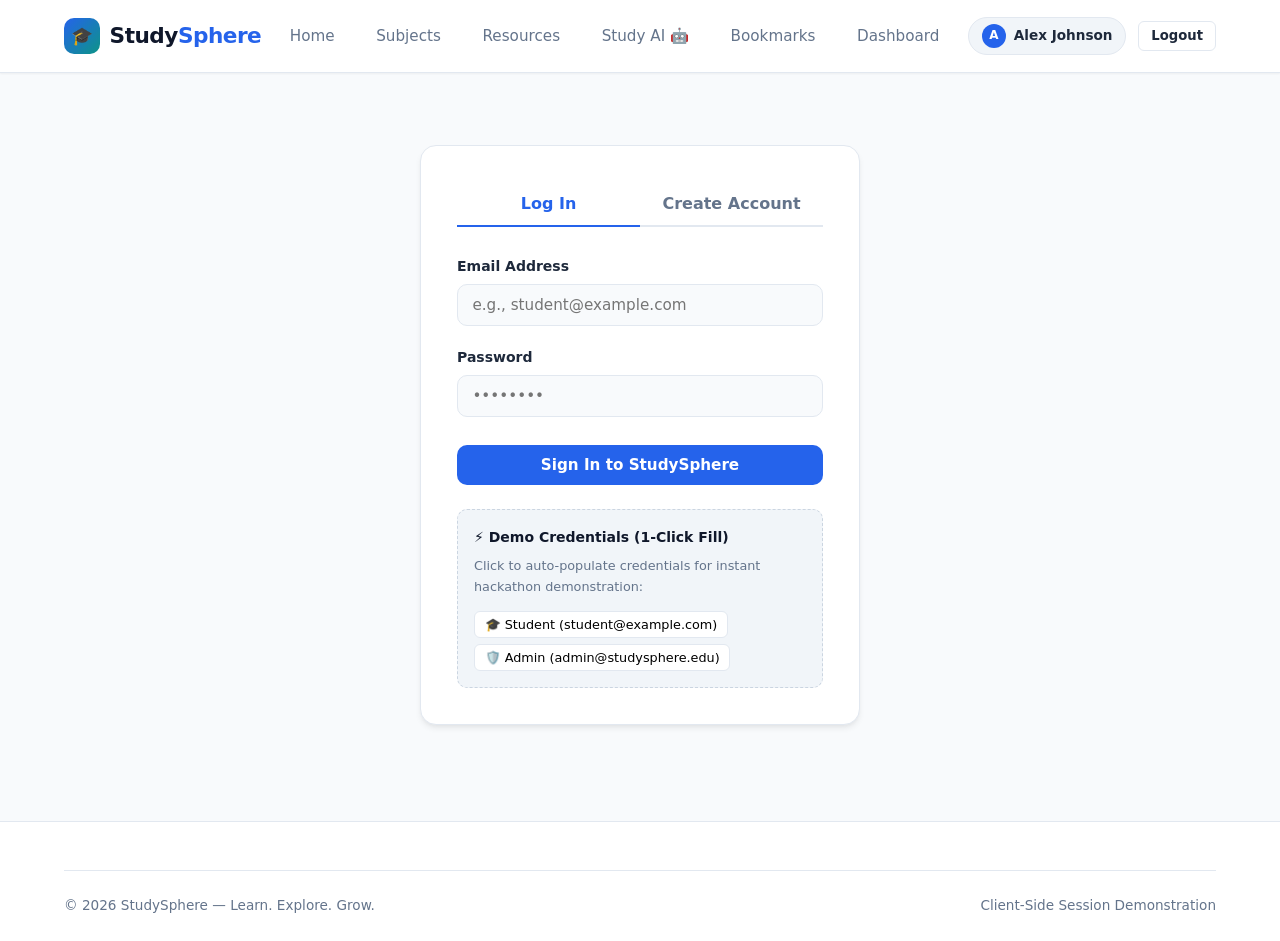
<file: login.html>
<!DOCTYPE html>
<html lang="en">
<head>
  <meta charset="UTF-8">
  <meta name="viewport" content="width=device-width, initial-scale=1.0">
  <title>Login & Register — StudySphere</title>
  <link rel="stylesheet" href="css/style.css">
  <link rel="stylesheet" href="css/responsive.css">
</head>
<body>

  <!-- Navigation Bar -->
  <header class="navbar">
    <div class="container nav-container">
      <a href="index.html" class="brand-logo">
        <span class="logo-icon">🎓</span>
        <span>Study<span>Sphere</span></span>
      </a>

      <button class="nav-toggle-btn" aria-label="Toggle navigation">☰</button>

      <ul class="nav-links">
        <li><a href="index.html">Home</a></li>
        <li><a href="subjects.html">Subjects</a></li>
        <li><a href="resources.html">Resources</a></li>
        <li><a href="study-ai.html">Study AI 🤖</a></li>
        <li><a href="bookmarks.html">Bookmarks</a></li>
        <li><a href="dashboard.html">Dashboard</a></li>
      </ul>

      <div class="nav-auth">
        <a href="login.html" class="btn btn-primary btn-sm">Login / Register</a>
      </div>
    </div>
  </header>

  <!-- Auth Main Content -->
  <main class="main-content">
    <div class="container">
      
      <div class="auth-wrapper">
        

        <!-- Auth Tabs (Login vs Register) -->
        <div class="auth-tabs">
          <button class="auth-tab-btn active" id="tab-login-btn">Log In</button>
          <button class="auth-tab-btn" id="tab-register-btn">Create Account</button>
        </div>

        <!-- LOGIN FORM -->
        <form id="login-form">
          <div class="form-group">
            <label for="login-email">Email Address</label>
            <input type="email" id="login-email" class="form-control" placeholder="e.g., student@example.com" required>
          </div>

          <div class="form-group">
            <label for="login-password">Password</label>
            <input type="password" id="login-password" class="form-control" placeholder="••••••••" required>
          </div>

          <button type="submit" class="btn btn-primary" style="width: 100%; margin-top: 0.5rem;">
            Sign In to StudySphere
          </button>
        </form>

        <!-- REGISTER FORM (Hidden by default) -->
        <form id="register-form" style="display: none;">
          <div class="form-group">
            <label for="reg-name">Full Name</label>
            <input type="text" id="reg-name" class="form-control" placeholder="e.g., Alex Johnson" required>
          </div>

          <div class="form-group">
            <label for="reg-email">College Email Address</label>
            <input type="email" id="reg-email" class="form-control" placeholder="e.g., alex@college.edu" required>
          </div>

          <div class="form-group">
            <label for="reg-password">Create Password</label>
            <input type="password" id="reg-password" class="form-control" placeholder="••••••••" required>
          </div>


          <button type="submit" class="btn btn-primary" style="width: 100%; margin-top: 0.5rem;">
            Register Demo Account
          </button>
        </form>

        <!-- QUICK FILL SHORTCUTS -->
        <div class="demo-credentials-box">
          <h5>⚡ Demo Credentials (1-Click Fill)</h5>
          <p style="color: var(--text-muted); font-size: 0.8rem; margin-bottom: 0.5rem;">
            Click to auto-populate credentials for instant hackathon demonstration:
          </p>
          <button type="button" class="quick-fill-btn" id="btn-fill-student">
            🎓 Student (student@example.com)
          </button>
          <button type="button" class="quick-fill-btn" id="btn-fill-admin">
            🛡️ Admin (admin@studysphere.edu)
          </button>
        </div>

      </div>

    </div>
  </main>

  <!-- Footer -->
  <footer class="site-footer">
    <div class="container">
      <div class="footer-bottom">
        <div>&copy; 2026 StudySphere — Learn. Explore. Grow.</div>
        <div>Client-Side Session Demonstration</div>
      </div>
    </div>
  </footer>

  <!-- Scripts -->
  <script src="js/app.js"></script>
  <script src="js/auth.js"></script>
  <script>
    // Tab switching
    const tabLoginBtn = document.getElementById('tab-login-btn');
    const tabRegBtn = document.getElementById('tab-register-btn');
    const loginForm = document.getElementById('login-form');
    const registerForm = document.getElementById('register-form');

    tabLoginBtn.addEventListener('click', () => {
      tabLoginBtn.classList.add('active');
      tabRegBtn.classList.remove('active');
      loginForm.style.display = 'block';
      registerForm.style.display = 'none';
    });

    tabRegBtn.addEventListener('click', () => {
      tabRegBtn.classList.add('active');
      tabLoginBtn.classList.remove('active');
      registerForm.style.display = 'block';
      loginForm.style.display = 'none';
    });

    // 1-Click Fill buttons
    document.getElementById('btn-fill-student').addEventListener('click', () => {
      tabLoginBtn.click();
      document.getElementById('login-email').value = 'student@example.com';
      document.getElementById('login-password').value = 'student123';
      showToast('Populated Demo Student credentials', 'info');
    });

    document.getElementById('btn-fill-admin').addEventListener('click', () => {
      tabLoginBtn.click();
      document.getElementById('login-email').value = 'admin@studysphere.edu';
      document.getElementById('login-password').value = 'admin123';
      showToast('Populated Demo Admin credentials', 'info');
    });

    // Handle Login submission
    loginForm.addEventListener('submit', (e) => {
      e.preventDefault();
      const email = document.getElementById('login-email').value;
      const pass = document.getElementById('login-password').value;

      const res = loginUser(email, pass);
      if (res.success) {
        showToast(res.message, 'success');
        setTimeout(() => {
          if (res.user.role === 'admin') {
            window.location.href = 'admin.html';
          } else {
            window.location.href = 'dashboard.html';
          }
        }, 700);
      } else {
        showToast(res.message, 'error');
      }
    });

    // Handle Register submission
    registerForm.addEventListener('submit', (e) => {
      e.preventDefault();
      const name = document.getElementById('reg-name').value;
      const email = document.getElementById('reg-email').value;
      const pass = document.getElementById('reg-password').value;

      const res = registerUser(name, email, pass);
      if (res.success) {
        showToast(res.message, 'success');
        setTimeout(() => {
          window.location.href = 'dashboard.html';
        }, 800);
      } else {
        showToast(res.message, 'error');
      }
    });
  </script>
</body>
</html>
</file>
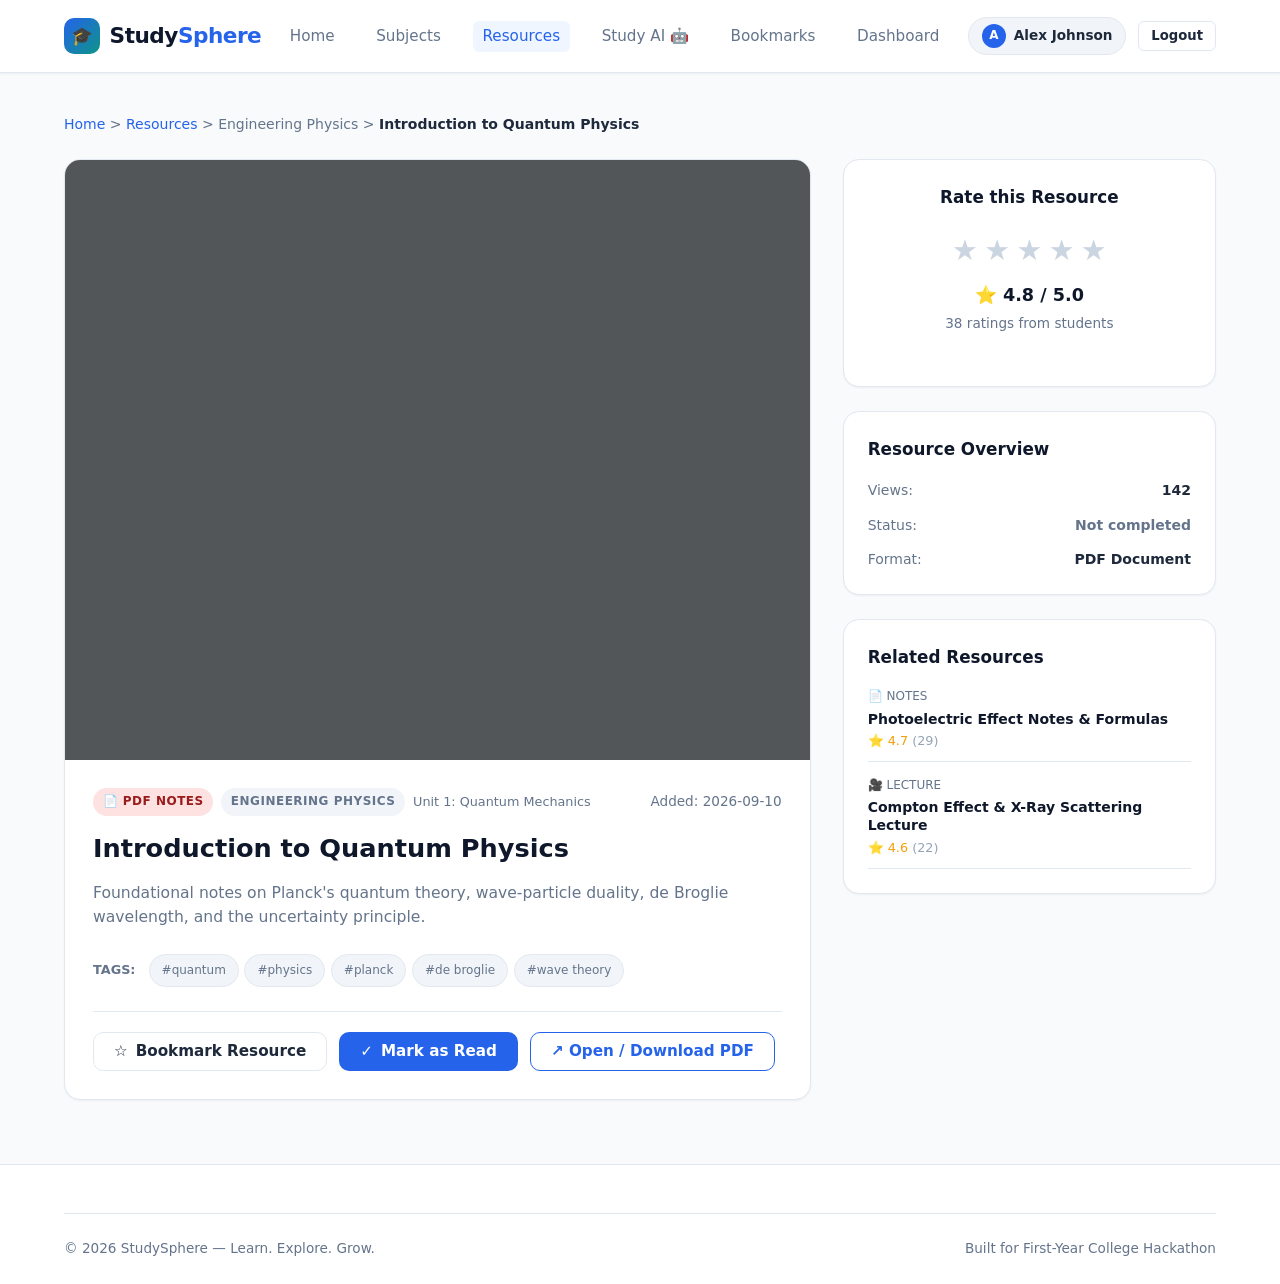
<file: resource.html>
<!DOCTYPE html>
<html lang="en">
<head>
  <meta charset="UTF-8">
  <meta name="viewport" content="width=device-width, initial-scale=1.0">
  <title>Resource Viewer — StudySphere</title>
  <link rel="stylesheet" href="css/style.css">
  <link rel="stylesheet" href="css/responsive.css">
</head>
<body>

  <!-- Navigation Bar -->
  <header class="navbar">
    <div class="container nav-container">
      <a href="index.html" class="brand-logo">
        <span class="logo-icon">🎓</span>
        <span>Study<span>Sphere</span></span>
      </a>

      <button class="nav-toggle-btn" aria-label="Toggle navigation">☰</button>

      <ul class="nav-links">
        <li><a href="index.html">Home</a></li>
        <li><a href="subjects.html">Subjects</a></li>
        <li><a href="resources.html" class="active">Resources</a></li>
        <li><a href="study-ai.html">Study AI 🤖</a></li>
        <li><a href="bookmarks.html">Bookmarks</a></li>
        <li><a href="dashboard.html">Dashboard</a></li>
      </ul>

      <div class="nav-auth">
        <a href="login.html" class="btn btn-primary btn-sm">Login / Register</a>
      </div>
    </div>
  </header>

  <!-- Main Viewer Content -->
  <main class="main-content">
    <div class="container">

      <!-- Breadcrumbs navigation -->
      <nav style="margin-bottom: 1.5rem; font-size: 0.875rem; color: var(--text-muted);" aria-label="Breadcrumb">
        <a href="index.html">Home</a> &gt; 
        <a href="resources.html">Resources</a> &gt; 
        <span id="breadcrumb-subject">Subject</span> &gt; 
        <span id="breadcrumb-title" style="color: var(--text-main); font-weight: 600;">Resource</span>
      </nav>

      <!-- Not Found Container -->
      <div id="resource-not-found" class="empty-state" style="display: none;">
        <div class="empty-state-icon">⚠️</div>
        <h3>Resource Not Found</h3>
        <p>The requested study resource could not be found or has been removed. Please browse our resources catalog.</p>
        <a href="resources.html" class="btn btn-primary">Return to Resources</a>
      </div>

      <!-- Main Viewer Layout -->
      <div class="viewer-layout" id="viewer-container">
        
        <!-- Left: Embed Media & Notes Details -->
        <div class="viewer-main">
          
          <!-- Media Container (PDF iframe or Video Player) -->
          <div id="media-embed-container" class="viewer-frame-container">
            <!-- Dynamically injected: PDF iframe or YouTube embed -->
          </div>

          <div class="viewer-details">
            <div class="viewer-meta-row">
              <div style="display: flex; gap: 0.5rem; align-items: center; flex-wrap: wrap;">
                <span id="res-badge-type" class="card-badge badge-pdf">📄 PDF Notes</span>
                <span id="res-badge-subject" class="card-badge badge-subject">Engineering Physics</span>
                <span id="res-badge-unit" style="font-size: 0.8rem; color: var(--text-muted); font-weight: 500;">Unit 1</span>
              </div>
              <div style="font-size: 0.85rem; color: var(--text-muted);" id="res-date">
                Published: Sep 2026
              </div>
            </div>

            <h1 class="viewer-title" id="res-title">Loading Resource...</h1>
            <p class="viewer-description" id="res-description"></p>

            <!-- Tags -->
            <div style="margin-bottom: 1.5rem;">
              <span style="font-size: 0.8rem; font-weight: 600; color: var(--text-muted); text-transform: uppercase; margin-right: 0.5rem;">Tags:</span>
              <span id="res-tags-container" style="display: inline-flex; gap: 0.35rem; flex-wrap: wrap;"></span>
            </div>

            <!-- Action Controls (Bookmark & Complete) -->
            <div style="display: flex; gap: 0.75rem; flex-wrap: wrap; padding-top: 1.25rem; border-top: 1px solid var(--border-color);">
              <button class="btn btn-secondary" id="btn-toggle-bookmark">
                <span id="bookmark-btn-icon">☆</span>
                <span id="bookmark-btn-text">Bookmark Resource</span>
              </button>

              <button class="btn btn-primary" id="btn-toggle-progress">
                <span id="progress-btn-icon">✓</span>
                <span id="progress-btn-text">Mark as Read</span>
              </button>

              <a href="#" target="_blank" class="btn btn-outline" id="btn-direct-link">
                ↗ Open Original Link / File
              </a>
            </div>
          </div>
        </div>

        <!-- Right: Rating, Metadata, and Related Materials -->
        <div class="viewer-sidebar">
          
          <!-- Interactive Rating Card -->
          <div class="sidebar-box rating-widget">
            <h4>Rate this Resource</h4>
            <div class="rating-widget-stars" id="interactive-stars">
              <span class="star-interactive" data-val="1">★</span>
              <span class="star-interactive" data-val="2">★</span>
              <span class="star-interactive" data-val="3">★</span>
              <span class="star-interactive" data-val="4">★</span>
              <span class="star-interactive" data-val="5">★</span>
            </div>
            <div style="font-size: 1.1rem; font-weight: 700; color: var(--secondary-color); margin-bottom: 0.25rem;">
              ⭐ <span id="rating-avg-display">4.8</span> / 5.0
            </div>
            <div class="rating-status-text" id="rating-count-display">
              38 ratings from students
            </div>
            <div id="user-rating-feedback" style="font-size: 0.8rem; color: var(--primary-color); font-weight: 600; margin-top: 0.5rem; min-height: 1.2rem;"></div>
          </div>

          <!-- Quick Resource Metadata Stats -->
          <div class="sidebar-box">
            <h4>Resource Overview</h4>
            <div style="display: flex; flex-direction: column; gap: 0.75rem; font-size: 0.875rem;">
              <div style="display: flex; justify-content: space-between;">
                <span style="color: var(--text-muted);">Views:</span>
                <span style="font-weight: 600;" id="stat-views-count">142</span>
              </div>
              <div style="display: flex; justify-content: space-between;">
                <span style="color: var(--text-muted);">Status:</span>
                <span style="font-weight: 600; color: var(--success-color);" id="stat-progress-status">Not completed</span>
              </div>
              <div style="display: flex; justify-content: space-between;">
                <span style="color: var(--text-muted);">Format:</span>
                <span style="font-weight: 600;" id="stat-format-type">PDF Document</span>
              </div>
            </div>
          </div>

          <!-- Related Resources -->
          <div class="sidebar-box">
            <h4>Related Resources</h4>
            <div id="related-resources-list" style="display: flex; flex-direction: column; gap: 0.85rem;">
              <!-- Injected by JavaScript -->
            </div>
          </div>

        </div>

      </div>

    </div>
  </main>

  <!-- Footer -->
  <footer class="site-footer">
    <div class="container">
      <div class="footer-bottom">
        <div>&copy; 2026 StudySphere — Learn. Explore. Grow.</div>
        <div>Built for First-Year College Hackathon</div>
      </div>
    </div>
  </footer>

  <!-- Scripts -->
  <script src="js/app.js"></script>
  <script src="js/resources.js"></script>
  <script src="js/ratings.js"></script>
  <script src="js/bookmarks.js"></script>
  <script src="js/progress.js"></script>
  <script>
    document.addEventListener('DOMContentLoaded', () => {
      const resourceId = getQueryParam('id') || 'res_phy_1';
      const resource = getResourceById(resourceId);

      const notFoundContainer = document.getElementById('resource-not-found');
      const viewerContainer = document.getElementById('viewer-container');

      if (!resource) {
        if (notFoundContainer) notFoundContainer.style.display = 'block';
        if (viewerContainer) viewerContainer.style.display = 'none';
        return;
      }

      // Record view count and add to recently viewed (max 5)
      trackResourceView(resource.id);

      // Populate Breadcrumbs
      document.getElementById('breadcrumb-subject').textContent = resource.subject;
      document.getElementById('breadcrumb-title').textContent = resource.title;

      // Populate Metadata
      document.getElementById('res-title').textContent = resource.title;
      document.getElementById('res-description').textContent = resource.description;
      document.getElementById('res-badge-subject').textContent = resource.subject;
      document.getElementById('res-badge-unit').textContent = resource.unit;
      document.getElementById('res-date').textContent = `Added: ${resource.date}`;
      document.getElementById('stat-views-count').textContent = resource.views;
      document.getElementById('stat-format-type').textContent = resource.type === 'PDF' ? 'PDF Document' : 'Video Lecture';

      // Type Badge
      const typeBadge = document.getElementById('res-badge-type');
      if (resource.type.toLowerCase() === 'pdf') {
        typeBadge.className = 'card-badge badge-pdf';
        typeBadge.textContent = '📄 PDF Notes';
      } else {
        typeBadge.className = 'card-badge badge-lecture';
        typeBadge.textContent = '🎥 Video Lecture';
      }

      // Render Tags
      const tagsContainer = document.getElementById('res-tags-container');
      if (resource.tags && Array.isArray(resource.tags)) {
        tagsContainer.innerHTML = resource.tags.map(t => 
          `<a href="resources.html?search=${encodeURIComponent(t)}" class="filter-chip" style="font-size:0.75rem;">#${escapeHtml(t)}</a>`
        ).join('');
      }

      // Embed Media: PDF iframe vs Video iframe
      const mediaContainer = document.getElementById('media-embed-container');
      if (resource.type.toLowerCase() === 'pdf') {
        mediaContainer.className = 'pdf-frame-container';
        mediaContainer.innerHTML = `
          <iframe src="${escapeHtml(resource.link)}" title="${escapeHtml(resource.title)}" loading="lazy">
            <p>Your browser does not support iframes. <a href="${escapeHtml(resource.link)}" target="_blank">Download PDF</a></p>
          </iframe>
        `;
      } else {
        mediaContainer.className = 'video-responsive';
        mediaContainer.innerHTML = `
          <iframe src="${escapeHtml(resource.link)}" title="${escapeHtml(resource.title)}" frameborder="0" allow="accelerometer; autoplay; clipboard-write; encrypted-media; gyroscope; picture-in-picture" allowfullscreen></iframe>
        `;
      }

      // Direct Link Button
      const directLinkBtn = document.getElementById('btn-direct-link');
      directLinkBtn.href = resource.link;
      directLinkBtn.textContent = resource.type === 'PDF' ? '↗ Open / Download PDF' : '↗ Open Video on YouTube';

      // --- BOOKMARK BUTTON LOGIC ---
      const bookmarkBtn = document.getElementById('btn-toggle-bookmark');
      const bookmarkIcon = document.getElementById('bookmark-btn-icon');
      const bookmarkText = document.getElementById('bookmark-btn-text');

      function updateBookmarkUI() {
        const bookmarked = isResourceBookmarked(resource.id);
        bookmarkIcon.textContent = bookmarked ? '★' : '☆';
        bookmarkText.textContent = bookmarked ? 'Bookmarked' : 'Bookmark Resource';
        bookmarkBtn.classList.toggle('btn-secondary', !bookmarked);
        bookmarkBtn.classList.toggle('btn-outline', bookmarked);
      }
      updateBookmarkUI();

      bookmarkBtn.addEventListener('click', () => {
        toggleBookmark(resource.id, () => {
          updateBookmarkUI();
        });
      });

      // --- PROGRESS COMPLETION LOGIC ---
      const progressBtn = document.getElementById('btn-toggle-progress');
      const progressText = document.getElementById('progress-btn-text');
      const progressStatus = document.getElementById('stat-progress-status');

      function updateProgressUI() {
        const completed = isResourceCompleted(resource.id);
        const actionLabel = resource.type.toLowerCase() === 'pdf' ? 'Read' : 'Completed';

        if (completed) {
          progressText.textContent = `Completed ✓`;
          progressBtn.classList.remove('btn-primary');
          progressBtn.classList.add('btn-secondary');
          progressStatus.textContent = 'Completed ✓';
          progressStatus.style.color = 'var(--success-color)';
        } else {
          progressText.textContent = `Mark as ${actionLabel}`;
          progressBtn.classList.remove('btn-secondary');
          progressBtn.classList.add('btn-primary');
          progressStatus.textContent = 'Not completed';
          progressStatus.style.color = 'var(--text-muted)';
        }
      }
      updateProgressUI();

      progressBtn.addEventListener('click', () => {
        toggleResourceProgress(resource.id, resource.type);
        updateProgressUI();
      });

      // --- RATING WIDGET LOGIC ---
      const avgDisplay = document.getElementById('rating-avg-display');
      const countDisplay = document.getElementById('rating-count-display');
      const feedbackDisplay = document.getElementById('user-rating-feedback');
      const starsContainer = document.getElementById('interactive-stars');

      function updateRatingDisplays(avg, count, userScore) {
        avgDisplay.textContent = (avg || 0).toFixed(1);
        countDisplay.textContent = `${count || 0} ${count === 1 ? 'rating' : 'ratings'} from students`;
        if (userScore) {
          feedbackDisplay.textContent = `Your rating: ${userScore} / 5 stars ⭐`;
        }
      }

      const existingUserRating = getUserRating(resource.id);
      updateRatingDisplays(resource.rating, resource.ratingCount, existingUserRating);

      setupRatingWidget(starsContainer, resource.id, (result) => {
        updateRatingDisplays(result.newAverage, result.newCount, result.userRating);
      });

      // --- RELATED RESOURCES ---
      const relatedContainer = document.getElementById('related-resources-list');
      const all = getAllResources();
      const related = all.filter(r => r.subject === resource.subject && r.id !== resource.id).slice(0, 3);

      if (related.length === 0) {
        relatedContainer.innerHTML = `<p style="font-size: 0.85rem; color: var(--text-muted);">No other resources for this subject yet.</p>`;
      } else {
        relatedContainer.innerHTML = related.map(rel => `
          <div style="border-bottom: 1px solid var(--border-color); padding-bottom: 0.6rem;">
            <div style="font-size: 0.75rem; color: var(--text-muted); text-transform: uppercase;">
              ${rel.type === 'PDF' ? '📄 Notes' : '🎥 Lecture'}
            </div>
            <a href="resource.html?id=${rel.id}" style="font-weight: 600; font-size: 0.875rem; color: var(--secondary-color); line-height: 1.3; display: block; margin: 0.2rem 0;">
              ${escapeHtml(rel.title)}
            </a>
            <div style="font-size: 0.8rem; color: var(--warning-color);">
              ⭐ ${(rel.rating || 0).toFixed(1)} <span style="color: var(--text-light);">(${rel.ratingCount || 0})</span>
            </div>
          </div>
        `).join('');
      }
    });
  </script>
</body>
</html>
</file>
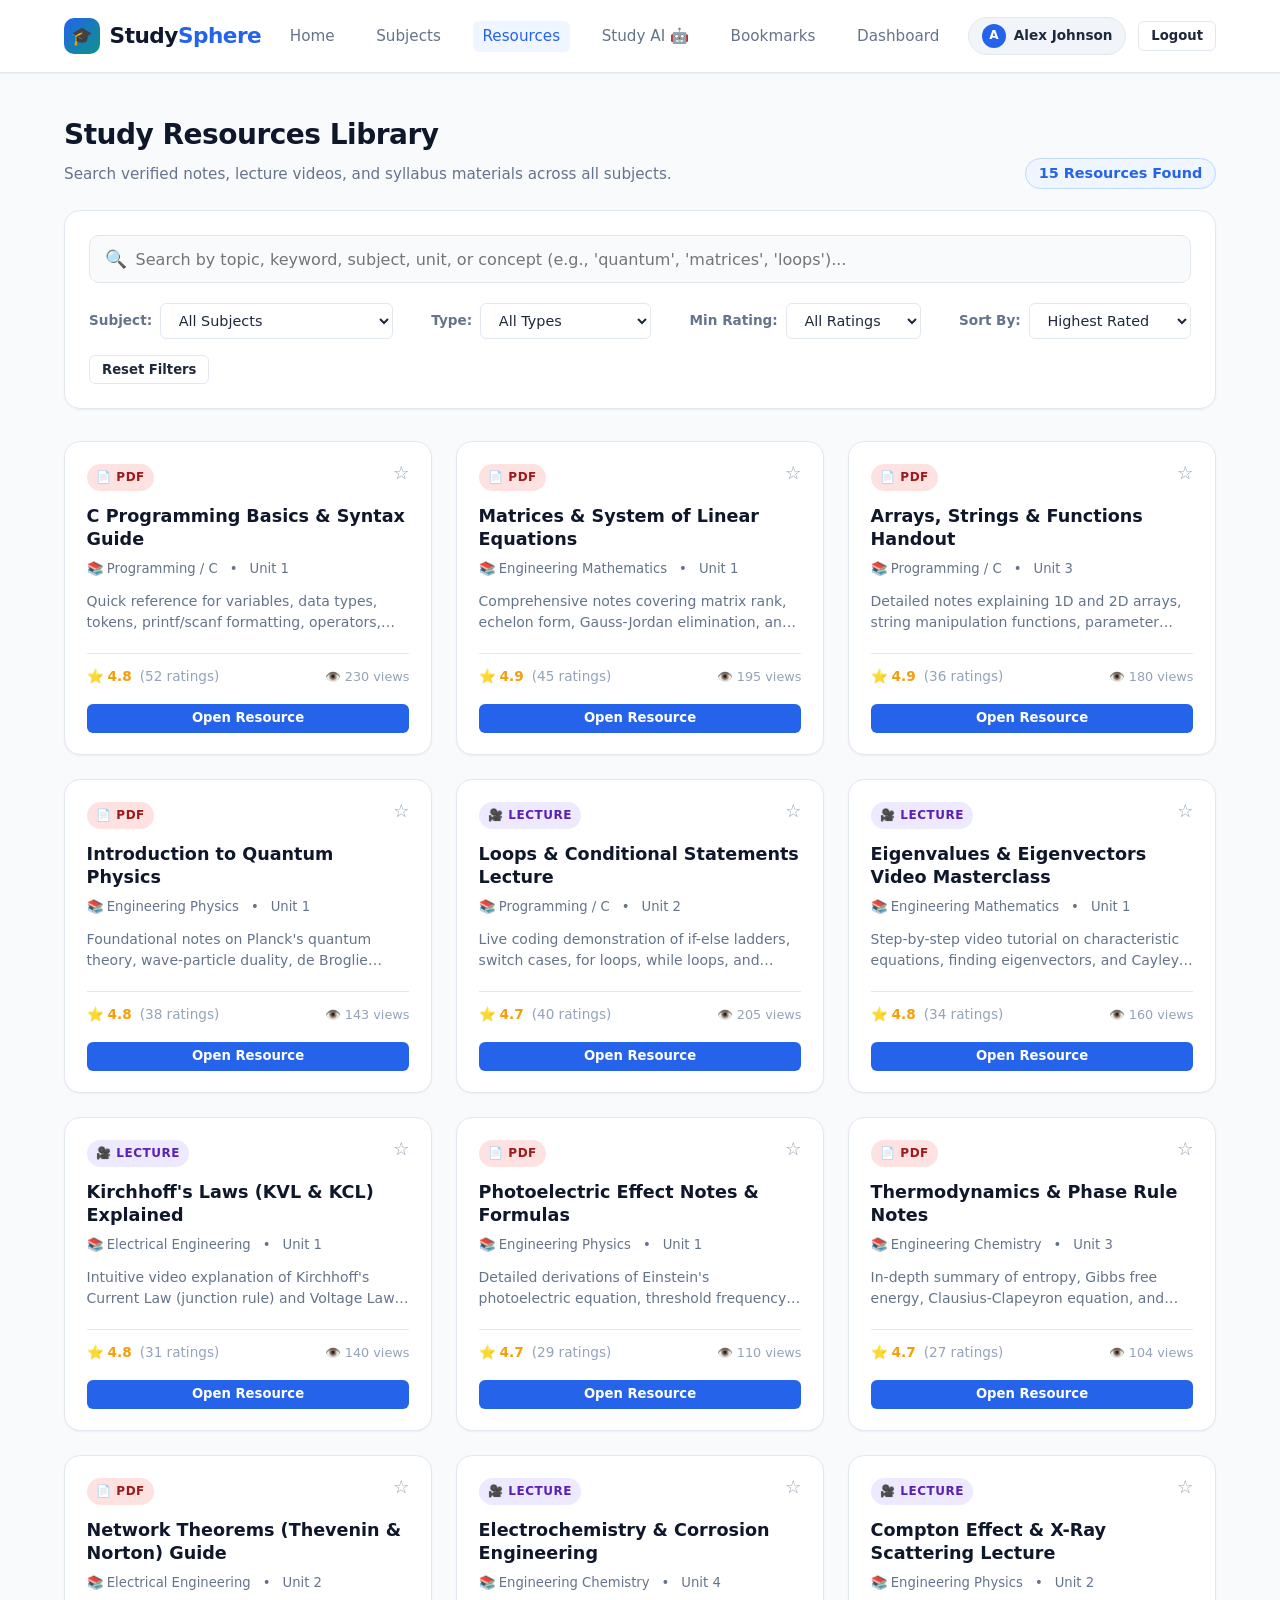
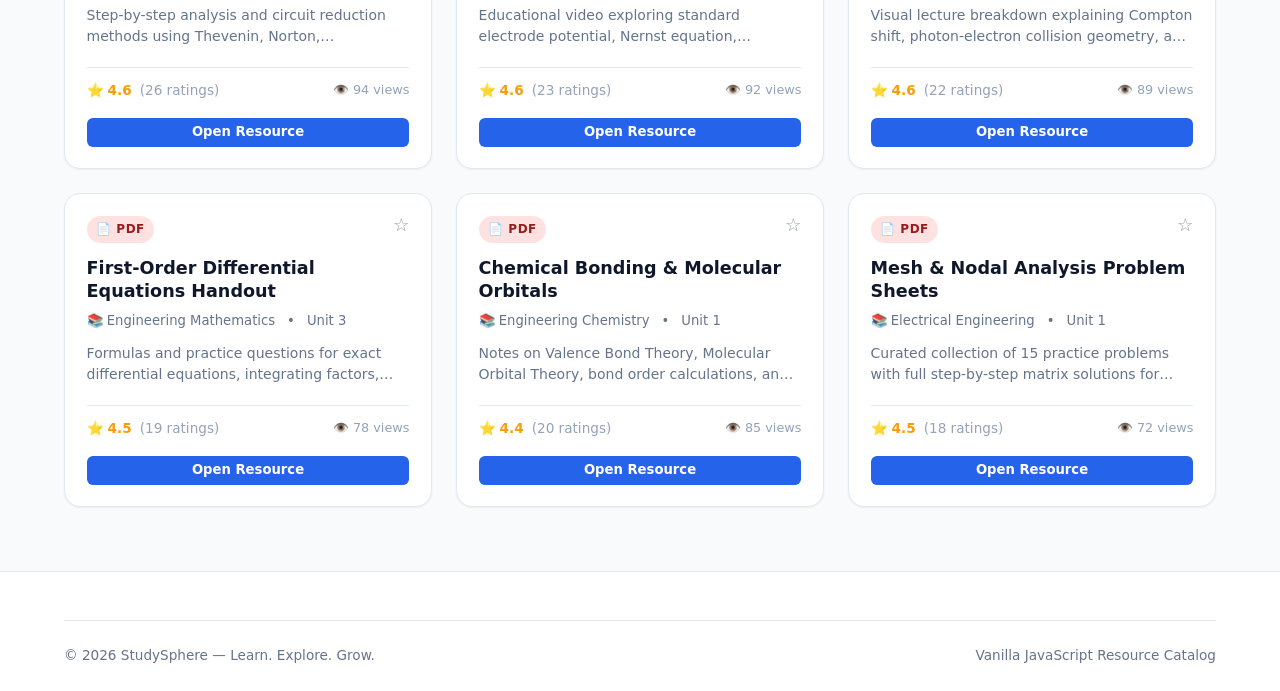
<file: resources.html>
<!DOCTYPE html>
<html lang="en">
<head>
  <meta charset="UTF-8">
  <meta name="viewport" content="width=device-width, initial-scale=1.0">
  <title>Resources Library — StudySphere</title>
  <link rel="stylesheet" href="css/style.css">
  <link rel="stylesheet" href="css/responsive.css">
</head>
<body>

  <!-- Navigation Bar -->
  <header class="navbar">
    <div class="container nav-container">
      <a href="index.html" class="brand-logo">
        <span class="logo-icon">🎓</span>
        <span>Study<span>Sphere</span></span>
      </a>

      <button class="nav-toggle-btn" aria-label="Toggle navigation">☰</button>

      <ul class="nav-links">
        <li><a href="index.html">Home</a></li>
        <li><a href="subjects.html">Subjects</a></li>
        <li><a href="resources.html" class="active">Resources</a></li>
        <li><a href="study-ai.html">Study AI 🤖</a></li>
        <li><a href="bookmarks.html">Bookmarks</a></li>
        <li><a href="dashboard.html">Dashboard</a></li>
      </ul>

      <div class="nav-auth">
        <a href="login.html" class="btn btn-primary btn-sm">Login / Register</a>
      </div>
    </div>
  </header>

  <!-- Main Content -->
  <main class="main-content">
    <div class="container">
      
      <!-- Page Header -->
      <div class="section-header" style="margin-bottom: 1.5rem;">
        <div>
          <h1 class="section-title">Study Resources Library</h1>
          <p class="section-subtitle">Search verified notes, lecture videos, and syllabus materials across all subjects.</p>
        </div>
        <div>
          <span id="results-count-badge" style="background: var(--primary-light); color: var(--primary-color); font-weight: 700; font-size: 0.9rem; padding: 0.4rem 0.8rem; border-radius: var(--radius-full); border: 1px solid var(--primary-border);">
            Loading...
          </span>
        </div>
      </div>

      <!-- Search & Filter Bar -->
      <div class="search-filter-box">
        <!-- Search Input -->
        <div class="search-input-wrapper">
          <span class="search-icon-svg">🔍</span>
          <input type="text" id="search-input" placeholder="Search by topic, keyword, subject, unit, or concept (e.g., 'quantum', 'matrices', 'loops')..." autocomplete="off">
        </div>

        <!-- Filter Controls -->
        <div class="filter-controls-row">
          <div class="filter-group">
            <label class="filter-label" for="filter-subject">Subject:</label>
            <select id="filter-subject" class="filter-select">
              <option value="All">All Subjects</option>
              <option value="Engineering Physics">Engineering Physics</option>
              <option value="Engineering Mathematics">Engineering Mathematics</option>
              <option value="Programming / C">Programming / C</option>
              <option value="Electrical Engineering">Electrical Engineering</option>
              <option value="Engineering Chemistry">Engineering Chemistry</option>
              <option value="Other">Other</option>
            </select>
          </div>

          <div class="filter-group">
            <label class="filter-label" for="filter-type">Type:</label>
            <select id="filter-type" class="filter-select">
              <option value="All">All Types</option>
              <option value="PDF">📄 PDF Notes</option>
              <option value="Lecture">🎥 Video Lecture</option>
            </select>
          </div>

          <div class="filter-group">
            <label class="filter-label" for="filter-rating">Min Rating:</label>
            <select id="filter-rating" class="filter-select">
              <option value="0">All Ratings</option>
              <option value="4">⭐ 4+ Stars</option>
              <option value="3">⭐ 3+ Stars</option>
            </select>
          </div>

          <div class="filter-group">
            <label class="filter-label" for="sort-by">Sort By:</label>
            <select id="sort-by" class="filter-select">
              <option value="rating">Highest Rated</option>
              <option value="popular">Most Viewed</option>
              <option value="newest">Recently Added</option>
            </select>
          </div>

          <div>
            <button class="btn btn-secondary btn-sm" id="btn-reset-filters">Reset Filters</button>
          </div>
        </div>
      </div>

      <!-- Resources Grid Container -->
      <div class="resource-grid" id="resources-grid">
        <!-- Injected via JavaScript -->
      </div>

      <!-- Empty State -->
      <div id="no-results-state" class="empty-state" style="display: none;">
        <div class="empty-state-icon">🔍</div>
        <h3>No resources found</h3>
        <p>We couldn't find any resources matching your search and filter criteria. Try clearing some filters or searching for terms like "Physics", "C", "Theorems", or "Bonding".</p>
        <button class="btn btn-primary" id="btn-empty-reset">Clear All Filters</button>
      </div>

    </div>
  </main>

  <!-- Footer -->
  <footer class="site-footer">
    <div class="container">
      <div class="footer-bottom">
        <div>&copy; 2026 StudySphere — Learn. Explore. Grow.</div>
        <div>Vanilla JavaScript Resource Catalog</div>
      </div>
    </div>
  </footer>

  <!-- Scripts -->
  <script src="js/app.js"></script>
  <script src="js/resources.js"></script>
  <script src="js/bookmarks.js"></script>
  <script>
    // Resources Catalog Controller
    const searchInput = document.getElementById('search-input');
    const subjectSelect = document.getElementById('filter-subject');
    const typeSelect = document.getElementById('filter-type');
    const ratingSelect = document.getElementById('filter-rating');
    const sortSelect = document.getElementById('sort-by');
    const resetBtn = document.getElementById('btn-reset-filters');
    const emptyResetBtn = document.getElementById('btn-empty-reset');
    
    const gridContainer = document.getElementById('resources-grid');
    const emptyState = document.getElementById('no-results-state');
    const countBadge = document.getElementById('results-count-badge');

    /**
     * Executes filtering based on current UI inputs and re-renders grid
     */
    function updateResourceList() {
      const query = searchInput.value;
      const subject = subjectSelect.value;
      const type = typeSelect.value;
      const minRating = parseFloat(ratingSelect.value) || 0;
      const sortBy = sortSelect.value;

      const filtered = filterResources({
        query: query,
        subject: subject,
        type: type,
        minRating: minRating,
        sortBy: sortBy
      });

      // Update count badge
      countBadge.textContent = `${filtered.length} ${filtered.length === 1 ? 'Resource' : 'Resources'} Found`;

      if (filtered.length === 0) {
        gridContainer.style.display = 'none';
        emptyState.style.display = 'block';
      } else {
        emptyState.style.display = 'none';
        gridContainer.style.display = 'grid';
        gridContainer.innerHTML = filtered.map(r => renderResourceCardHtml(r)).join('');
        attachCardBookmarkListeners(gridContainer);
      }
    }

    /**
     * Resets all search and filter fields
     */
    function resetAllFilters() {
      searchInput.value = '';
      subjectSelect.value = 'All';
      typeSelect.value = 'All';
      ratingSelect.value = '0';
      sortSelect.value = 'rating';
      updateResourceList();
    }

    // Attach Event Listeners
    searchInput.addEventListener('input', updateResourceList);
    subjectSelect.addEventListener('change', updateResourceList);
    typeSelect.addEventListener('change', updateResourceList);
    ratingSelect.addEventListener('change', updateResourceList);
    sortSelect.addEventListener('change', updateResourceList);
    resetBtn.addEventListener('click', resetAllFilters);
    emptyResetBtn.addEventListener('click', resetAllFilters);

    // Initial load: parse URL parameters if any
    document.addEventListener('DOMContentLoaded', () => {
      const urlSubject = getQueryParam('subject');
      const urlSearch = getQueryParam('search');
      const urlSort = getQueryParam('sort');
      const urlType = getQueryParam('type');

      if (urlSubject) {
        subjectSelect.value = urlSubject;
      }
      if (urlSearch) {
        searchInput.value = urlSearch;
      }
      if (urlSort) {
        sortSelect.value = urlSort;
      }
      if (urlType) {
        typeSelect.value = urlType;
      }

      updateResourceList();
    });
  </script>
</body>
</html>
</file>
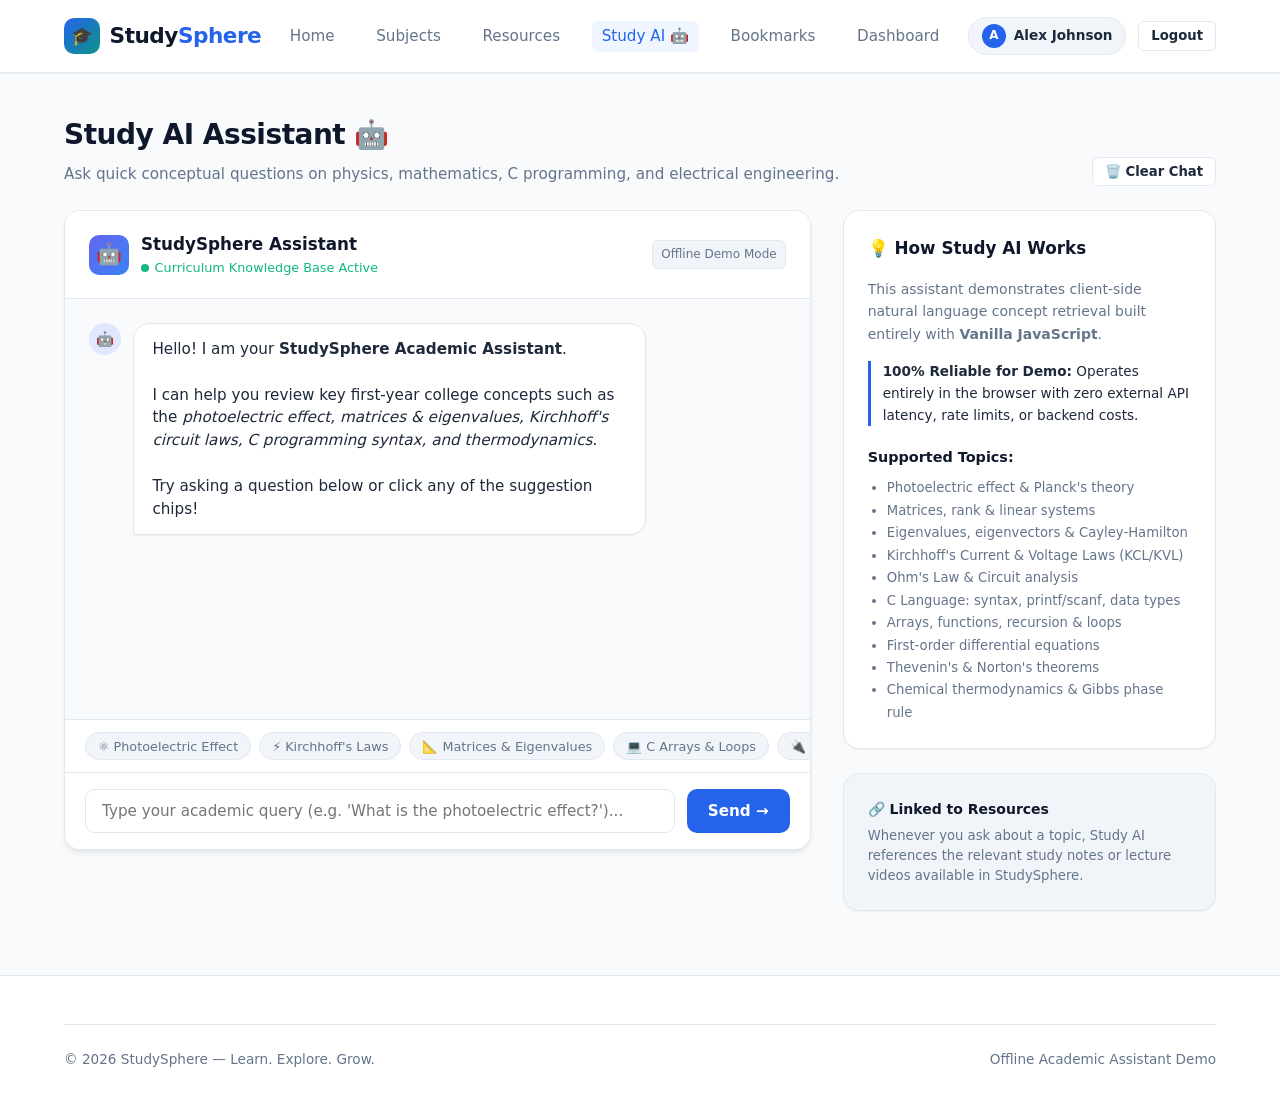
<file: study-ai.html>
<!DOCTYPE html>
<html lang="en">
<head>
  <meta charset="UTF-8">
  <meta name="viewport" content="width=device-width, initial-scale=1.0">
  <title>Study AI Assistant — StudySphere</title>
  <link rel="stylesheet" href="css/style.css">
  <link rel="stylesheet" href="css/responsive.css">
</head>
<body>

  <!-- Navigation Bar -->
  <header class="navbar">
    <div class="container nav-container">
      <a href="index.html" class="brand-logo">
        <span class="logo-icon">🎓</span>
        <span>Study<span>Sphere</span></span>
      </a>

      <button class="nav-toggle-btn" aria-label="Toggle navigation">☰</button>

      <ul class="nav-links">
        <li><a href="index.html">Home</a></li>
        <li><a href="subjects.html">Subjects</a></li>
        <li><a href="resources.html">Resources</a></li>
        <li><a href="study-ai.html" class="active">Study AI 🤖</a></li>
        <li><a href="bookmarks.html">Bookmarks</a></li>
        <li><a href="dashboard.html">Dashboard</a></li>
      </ul>

      <div class="nav-auth">
        <a href="login.html" class="btn btn-primary btn-sm">Login / Register</a>
      </div>
    </div>
  </header>

  <!-- Main Content -->
  <main class="main-content">
    <div class="container">
      
      <!-- Page Header -->
      <div class="section-header" style="margin-bottom: 1.5rem;">
        <div>
          <h1 class="section-title">Study AI Assistant 🤖</h1>
          <p class="section-subtitle">Ask quick conceptual questions on physics, mathematics, C programming, and electrical engineering.</p>
        </div>
        <div>
          <button class="btn btn-secondary btn-sm" id="btn-clear-chat">
            🗑️ Clear Chat
          </button>
        </div>
      </div>

      <!-- Layout: Chat Window (2 cols) & Help Info (1 col) -->
      <div style="display: grid; grid-template-columns: 2fr 1fr; gap: 2rem; align-items: start;">
        
        <!-- Chat Interface Box -->
        <div class="chat-window">
          
          <!-- Chat Header -->
          <div class="chat-header">
            <div class="chat-bot-info">
              <div class="chat-bot-avatar">🤖</div>
              <div>
                <div class="chat-bot-title">StudySphere Assistant</div>
                <div class="chat-bot-status">Curriculum Knowledge Base Active</div>
              </div>
            </div>
            <span style="font-size: 0.75rem; background: var(--bg-subtle); padding: 0.25rem 0.5rem; border-radius: var(--radius-sm); color: var(--text-muted); border: 1px solid var(--border-color);">
              Offline Demo Mode
            </span>
          </div>

          <!-- Messages Scroll Area -->
          <div class="chat-messages" id="chat-messages">
            <!-- Initial Bot Welcome Bubble -->
            <div class="chat-message assistant">
              <div class="chat-avatar-small bot">🤖</div>
              <div class="chat-bubble">
                Hello! I am your <strong>StudySphere Academic Assistant</strong>.<br><br>
                I can help you review key first-year college concepts such as the <em>photoelectric effect, matrices & eigenvalues, Kirchhoff's circuit laws, C programming syntax, and thermodynamics</em>.<br><br>
                Try asking a question below or click any of the suggestion chips!
              </div>
            </div>
          </div>

          <!-- Quick Topic Suggestion Chips -->
          <div class="chat-suggestions">
            <button class="suggestion-chip" data-question="What is the photoelectric effect?">
              ⚛️ Photoelectric Effect
            </button>
            <button class="suggestion-chip" data-question="Explain Kirchhoff's laws">
              ⚡ Kirchhoff's Laws
            </button>
            <button class="suggestion-chip" data-question="How do matrices and eigenvalues work?">
              📐 Matrices & Eigenvalues
            </button>
            <button class="suggestion-chip" data-question="Explain C programming arrays and loops">
              💻 C Arrays & Loops
            </button>
            <button class="suggestion-chip" data-question="What is Thevenin's theorem?">
              🔌 Thevenin Theorem
            </button>
            <button class="suggestion-chip" data-question="What is Gibbs free energy?">
              🧪 Thermodynamics
            </button>
          </div>

          <!-- Input Bar -->
          <div class="chat-input-bar">
            <input type="text" id="chat-input" placeholder="Type your academic query (e.g. 'What is the photoelectric effect?')..." autocomplete="off">
            <button class="btn btn-primary" id="chat-send-btn">Send &rarr;</button>
          </div>

        </div>

        <!-- Sidebar: Assistant Capabilities & Hackathon Note -->
        <div>
          <div class="sidebar-box">
            <h4>💡 How Study AI Works</h4>
            <p style="font-size: 0.875rem; color: var(--text-muted); line-height: 1.6; margin-bottom: 1rem;">
              This assistant demonstrates client-side natural language concept retrieval built entirely with <strong>Vanilla JavaScript</strong>.
            </p>
            <div style="font-size: 0.85rem; border-left: 3px solid var(--primary-color); padding-left: 0.75rem; margin-bottom: 1.25rem;">
              <strong>100% Reliable for Demo:</strong> Operates entirely in the browser with zero external API latency, rate limits, or backend costs.
            </div>

            <h5 style="font-size: 0.9rem; font-weight: 700; margin-bottom: 0.5rem; color: var(--secondary-color);">Supported Topics:</h5>
            <ul style="font-size: 0.825rem; color: var(--text-muted); line-height: 1.7; padding-left: 1.2rem;">
              <li>Photoelectric effect & Planck's theory</li>
              <li>Matrices, rank & linear systems</li>
              <li>Eigenvalues, eigenvectors & Cayley-Hamilton</li>
              <li>Kirchhoff's Current & Voltage Laws (KCL/KVL)</li>
              <li>Ohm's Law & Circuit analysis</li>
              <li>C Language: syntax, printf/scanf, data types</li>
              <li>Arrays, functions, recursion & loops</li>
              <li>First-order differential equations</li>
              <li>Thevenin's & Norton's theorems</li>
              <li>Chemical thermodynamics & Gibbs phase rule</li>
            </ul>
          </div>

          <div class="sidebar-box" style="margin-top: 1.5rem; background: var(--bg-subtle);">
            <h5 style="font-size: 0.875rem; font-weight: 700; margin-bottom: 0.35rem; color: var(--secondary-color);">
              🔗 Linked to Resources
            </h5>
            <p style="font-size: 0.825rem; color: var(--text-muted); line-height: 1.5;">
              Whenever you ask about a topic, Study AI references the relevant study notes or lecture videos available in StudySphere.
            </p>
          </div>
        </div>

      </div>

    </div>
  </main>

  <!-- Footer -->
  <footer class="site-footer">
    <div class="container">
      <div class="footer-bottom">
        <div>&copy; 2026 StudySphere — Learn. Explore. Grow.</div>
        <div>Offline Academic Assistant Demo</div>
      </div>
    </div>
  </footer>

  <!-- Scripts -->
  <script src="js/app.js"></script>
  <script src="js/study-ai.js"></script>
</body>
</html>
</file>
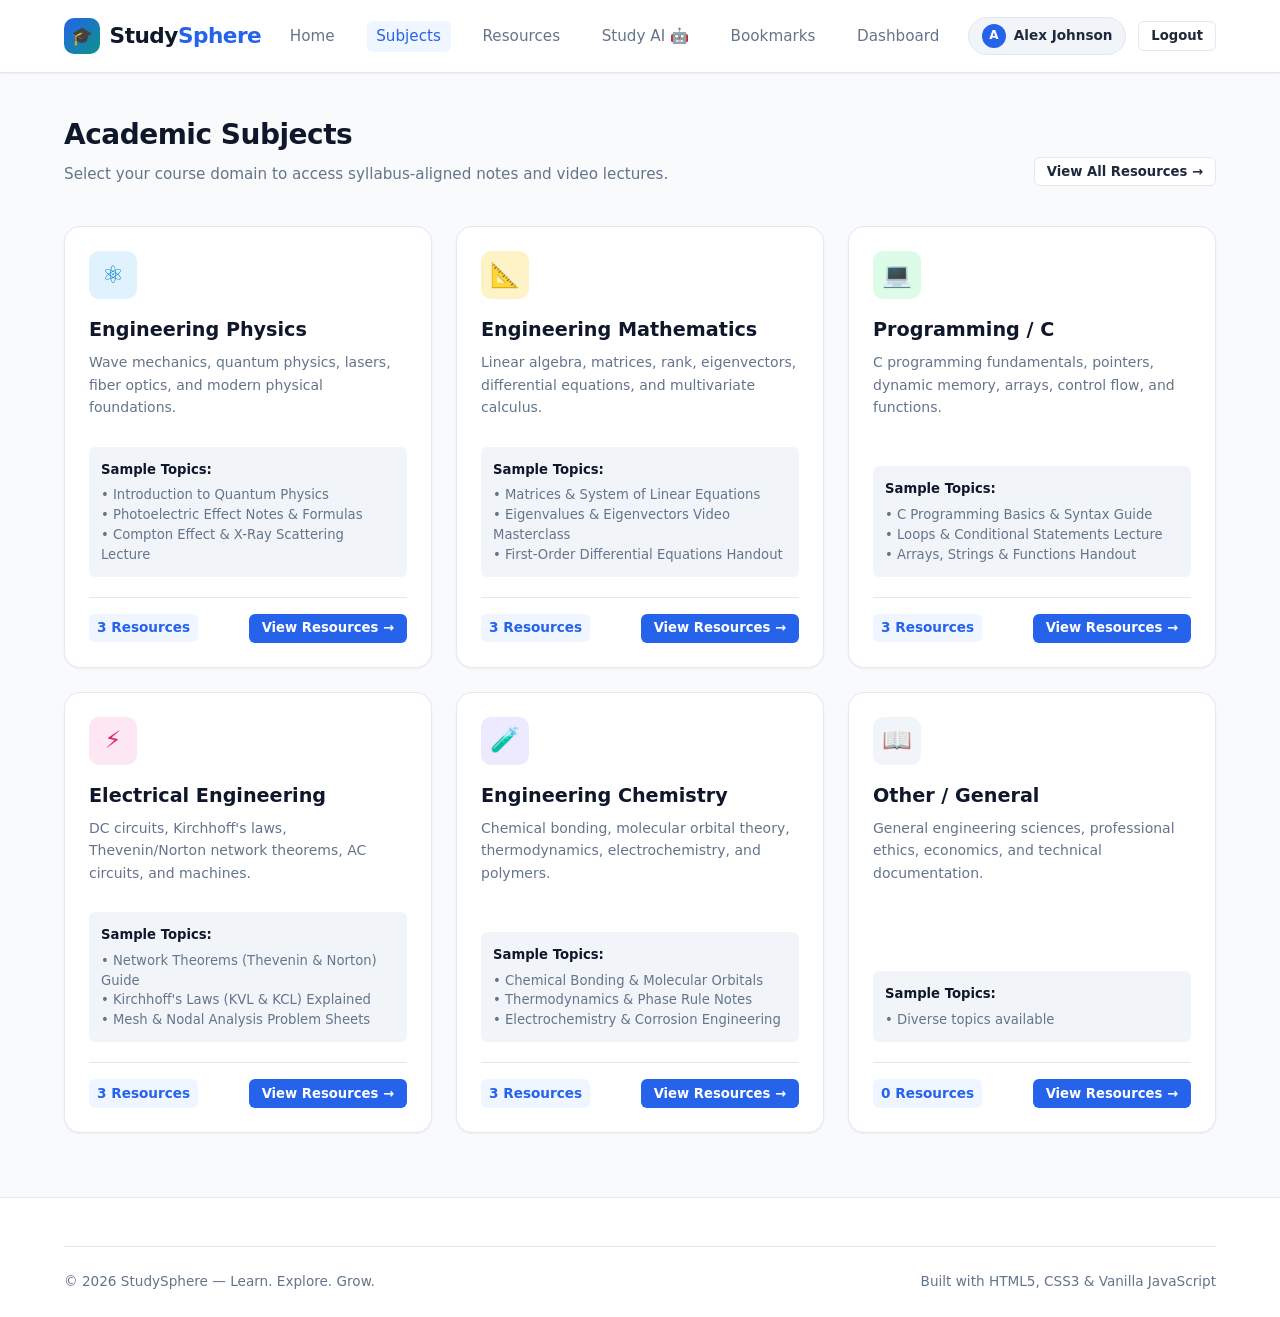
<file: subjects.html>
<!DOCTYPE html>
<html lang="en">
<head>
  <meta charset="UTF-8">
  <meta name="viewport" content="width=device-width, initial-scale=1.0">
  <title>Subjects Catalog — StudySphere</title>
  <link rel="stylesheet" href="css/style.css">
  <link rel="stylesheet" href="css/responsive.css">
</head>
<body>

  <!-- Navigation Bar -->
  <header class="navbar">
    <div class="container nav-container">
      <a href="index.html" class="brand-logo">
        <span class="logo-icon">🎓</span>
        <span>Study<span>Sphere</span></span>
      </a>

      <button class="nav-toggle-btn" aria-label="Toggle navigation">☰</button>

      <ul class="nav-links">
        <li><a href="index.html">Home</a></li>
        <li><a href="subjects.html" class="active">Subjects</a></li>
        <li><a href="resources.html">Resources</a></li>
        <li><a href="study-ai.html">Study AI 🤖</a></li>
        <li><a href="bookmarks.html">Bookmarks</a></li>
        <li><a href="dashboard.html">Dashboard</a></li>
      </ul>

      <div class="nav-auth">
        <a href="login.html" class="btn btn-primary btn-sm">Login / Register</a>
      </div>
    </div>
  </header>

  <!-- Page Header -->
  <main class="main-content">
    <div class="container">
      <div class="section-header" style="margin-bottom: 2.5rem;">
        <div>
          <h1 class="section-title">Academic Subjects</h1>
          <p class="section-subtitle">Select your course domain to access syllabus-aligned notes and video lectures.</p>
        </div>
        <a href="resources.html" class="btn btn-secondary btn-sm">View All Resources &rarr;</a>
      </div>

      <!-- Subjects Grid -->
      <div class="subject-grid" id="subjects-container" style="grid-template-columns: repeat(auto-fill, minmax(320px, 1fr));">
        <!-- Rendered dynamically by JavaScript -->
      </div>
    </div>
  </main>

  <!-- Footer -->
  <footer class="site-footer">
    <div class="container">
      <div class="footer-bottom">
        <div>&copy; 2026 StudySphere — Learn. Explore. Grow.</div>
        <div>Built with HTML5, CSS3 & Vanilla JavaScript</div>
      </div>
    </div>
  </footer>

  <!-- Scripts -->
  <script src="js/app.js"></script>
  <script src="js/resources.js"></script>
  <script>
    // List of standard subjects with metadata and icons
    const SUBJECT_DEFINITIONS = [
      {
        id: "Engineering Physics",
        name: "Engineering Physics",
        icon: "⚛️",
        iconClass: "icon-physics",
        description: "Wave mechanics, quantum physics, lasers, fiber optics, and modern physical foundations."
      },
      {
        id: "Engineering Mathematics",
        name: "Engineering Mathematics",
        icon: "📐",
        iconClass: "icon-math",
        description: "Linear algebra, matrices, rank, eigenvectors, differential equations, and multivariate calculus."
      },
      {
        id: "Programming / C",
        name: "Programming / C",
        icon: "💻",
        iconClass: "icon-prog",
        description: "C programming fundamentals, pointers, dynamic memory, arrays, control flow, and functions."
      },
      {
        id: "Electrical Engineering",
        name: "Electrical Engineering",
        icon: "⚡",
        iconClass: "icon-ee",
        description: "DC circuits, Kirchhoff's laws, Thevenin/Norton network theorems, AC circuits, and machines."
      },
      {
        id: "Engineering Chemistry",
        name: "Engineering Chemistry",
        icon: "🧪",
        iconClass: "icon-chem",
        description: "Chemical bonding, molecular orbital theory, thermodynamics, electrochemistry, and polymers."
      },
      {
        id: "Other",
        name: "Other / General",
        icon: "📖",
        iconClass: "icon-other",
        description: "General engineering sciences, professional ethics, economics, and technical documentation."
      }
    ];

    document.addEventListener('DOMContentLoaded', () => {
      const container = document.getElementById('subjects-container');
      if (!container) return;

      const allResources = getAllResources();

      container.innerHTML = SUBJECT_DEFINITIONS.map(subject => {
        // Find matching resources
        const matching = allResources.filter(r => r.subject.toLowerCase() === subject.name.toLowerCase());
        const count = matching.length;

        // Take top 3 titles for preview
        const previews = matching.slice(0, 3).map(r => `<li>• ${escapeHtml(r.title)}</li>`).join('');

        return `
          <div class="subject-card">
            <div class="subject-icon-box ${subject.iconClass}">
              ${subject.icon}
            </div>
            <h3 class="subject-name">${escapeHtml(subject.name)}</h3>
            <p class="subject-desc">${escapeHtml(subject.description)}</p>

            <!-- Resource Preview List -->
            <div style="margin: 0.75rem 0 1.25rem; font-size: 0.825rem; color: var(--text-muted); background: var(--bg-subtle); padding: 0.75rem; border-radius: var(--radius-sm);">
              <span style="font-weight: 600; color: var(--secondary-color); display: block; margin-bottom: 0.35rem;">Sample Topics:</span>
              <ul style="list-style: none; padding-left: 0; line-height: 1.5;">
                ${previews || '<li>• Diverse topics available</li>'}
              </ul>
            </div>

            <div class="subject-footer">
              <span class="subject-count">${count} ${count === 1 ? 'Resource' : 'Resources'}</span>
              <a href="resources.html?subject=${encodeURIComponent(subject.name)}" class="btn btn-primary btn-sm">
                View Resources &rarr;
              </a>
            </div>
          </div>
        `;
      }).join('');
    });
  </script>
</body>
</html>
</file>
<file: css/style.css>
/* ==========================================================================
   STUDYSPHERE — MAIN STYLESHEET (style.css)
   Clean, academic, modern design built with pure CSS3.
   Beginner-friendly structure with clear CSS custom properties (variables).
   ========================================================================== */

/* --- 1. CSS VARIABLES (DESIGN TOKENS) --- */
:root {
  /* Brand & Theme Colors */
  --primary-color: #2563eb;       /* Royal Blue */
  --primary-hover: #1d4ed8;       /* Darker Blue */
  --primary-light: #eff6ff;       /* Soft Blue Tint */
  --primary-border: #bfdbfe;      /* Subtle Blue Border */
  
  --secondary-color: #0f172a;     /* Deep Slate / Charcoal */
  --accent-color: #0d9488;        /* Academic Teal */
  --accent-light: #f0fdfa;
  
  --success-color: #10b981;       /* Emerald Green */
  --warning-color: #f59e0b;       /* Amber Star / Warning */
  --danger-color: #ef4444;        /* Crimson Red */
  --danger-hover: #dc2626;
  
  /* Neutral Grayscale */
  --bg-page: #f8fafc;             /* Very Light Slate Background */
  --bg-surface: #ffffff;          /* Pure White Container */
  --bg-subtle: #f1f5f9;           /* Secondary Background */
  --text-main: #1e293b;           /* Deep Slate Body Text */
  --text-muted: #64748b;          /* Soft Gray Subtext */
  --text-light: #94a3b8;          /* Light Muted Text */
  --border-color: #e2e8f0;        /* Subtle Border Gray */
  --border-focus: #3b82f6;        /* Focus Ring Color */

  /* Shadows */
  --shadow-sm: 0 1px 2px 0 rgba(0, 0, 0, 0.05);
  --shadow-md: 0 4px 6px -1px rgba(0, 0, 0, 0.08), 0 2px 4px -2px rgba(0, 0, 0, 0.04);
  --shadow-lg: 0 10px 15px -3px rgba(0, 0, 0, 0.08), 0 4px 6px -4px rgba(0, 0, 0, 0.03);
  
  /* Typography & Sizing */
  --font-sans: 'Inter', system-ui, -apple-system, BlinkMacSystemFont, 'Segoe UI', Roboto, Oxygen, Ubuntu, Cantarell, sans-serif;
  --radius-sm: 6px;
  --radius-md: 10px;
  --radius-lg: 16px;
  --radius-full: 9999px;
  
  --transition-fast: 0.2s ease;
  --transition-normal: 0.3s ease;
}

/* --- 2. CSS RESET & GLOBAL RESETS --- */
* {
  margin: 0;
  padding: 0;
  box-sizing: border-box;
}

html {
  font-size: 16px;
  scroll-behavior: smooth;
}

body {
  font-family: var(--font-sans);
  background-color: var(--bg-page);
  color: var(--text-main);
  line-height: 1.6;
  display: flex;
  flex-direction: column;
  min-height: 100vh;
}

a {
  color: var(--primary-color);
  text-decoration: none;
  transition: color var(--transition-fast);
}

a:hover {
  color: var(--primary-hover);
}

img {
  max-width: 100%;
  height: auto;
  display: block;
}

button, input, select, textarea {
  font-family: inherit;
  font-size: inherit;
}

/* --- 3. LAYOUT CONTAINERS --- */
.container {
  width: 100%;
  max-width: 1200px;
  margin: 0 auto;
  padding: 0 1.5rem;
}

.main-content {
  flex: 1 0 auto;
  padding: 2.5rem 0 4rem;
}

/* --- 4. NAVIGATION BAR --- */
.navbar {
  background-color: var(--bg-surface);
  border-bottom: 1px solid var(--border-color);
  position: sticky;
  top: 0;
  z-index: 1000;
  box-shadow: var(--shadow-sm);
}

.nav-container {
  display: flex;
  align-items: center;
  justify-content: space-between;
  height: 72px;
}

.brand-logo {
  display: flex;
  align-items: center;
  gap: 0.6rem;
  font-size: 1.35rem;
  font-weight: 800;
  color: var(--secondary-color);
  letter-spacing: -0.5px;
}

.brand-logo .logo-icon {
  display: inline-flex;
  align-items: center;
  justify-content: center;
  width: 36px;
  height: 36px;
  background: linear-gradient(135deg, var(--primary-color), var(--accent-color));
  color: white;
  border-radius: var(--radius-md);
  font-size: 1.1rem;
}

.brand-logo span span {
  color: var(--primary-color);
}

.nav-links {
  display: flex;
  align-items: center;
  gap: 1.4rem;
  list-style: none;
}

.nav-links a {
  color: var(--text-muted);
  font-weight: 500;
  font-size: 0.95rem;
  padding: 0.4rem 0.6rem;
  border-radius: var(--radius-sm);
  transition: all var(--transition-fast);
}

.nav-links a:hover,
.nav-links a.active {
  color: var(--primary-color);
  background-color: var(--primary-light);
}

.nav-links .admin-link {
  color: #7c3aed; /* Purple badge for admin */
  background: #f5f3ff;
  font-weight: 600;
}

.nav-auth {
  display: flex;
  align-items: center;
  gap: 0.75rem;
}

.nav-user-badge {
  display: flex;
  align-items: center;
  gap: 0.5rem;
  background-color: var(--bg-subtle);
  padding: 0.4rem 0.8rem;
  border-radius: var(--radius-full);
  font-size: 0.85rem;
  font-weight: 600;
  color: var(--text-main);
  border: 1px solid var(--border-color);
}

.nav-user-avatar {
  width: 24px;
  height: 24px;
  border-radius: 50%;
  background-color: var(--primary-color);
  color: white;
  display: inline-flex;
  align-items: center;
  justify-content: center;
  font-size: 0.75rem;
}

.nav-toggle-btn {
  display: none;
  background: transparent;
  border: 1px solid var(--border-color);
  font-size: 1.3rem;
  padding: 0.35rem 0.65rem;
  border-radius: var(--radius-sm);
  cursor: pointer;
  color: var(--text-main);
}

/* --- 5. BUTTONS --- */
.btn {
  display: inline-flex;
  align-items: center;
  justify-content: center;
  gap: 0.5rem;
  padding: 0.6rem 1.25rem;
  font-size: 0.95rem;
  font-weight: 600;
  border-radius: var(--radius-md);
  border: 1px solid transparent;
  cursor: pointer;
  transition: all var(--transition-fast);
  text-decoration: none;
  line-height: 1.2;
}

.btn-primary {
  background-color: var(--primary-color);
  color: white;
}

.btn-primary:hover {
  background-color: var(--primary-hover);
  color: white;
  box-shadow: 0 4px 12px rgba(37, 99, 235, 0.25);
}

.btn-secondary {
  background-color: var(--bg-surface);
  color: var(--text-main);
  border-color: var(--border-color);
}

.btn-secondary:hover {
  background-color: var(--bg-subtle);
  border-color: #cbd5e1;
}

.btn-outline {
  background-color: transparent;
  color: var(--primary-color);
  border-color: var(--primary-color);
}

.btn-outline:hover {
  background-color: var(--primary-light);
}

.btn-danger {
  background-color: var(--danger-color);
  color: white;
}

.btn-danger:hover {
  background-color: var(--danger-hover);
}

.btn-sm {
  padding: 0.35rem 0.75rem;
  font-size: 0.825rem;
  border-radius: var(--radius-sm);
}

.btn-lg {
  padding: 0.8rem 1.6rem;
  font-size: 1.05rem;
}

.btn-icon {
  padding: 0.5rem;
  border-radius: var(--radius-sm);
}

/* --- 6. HERO SECTION --- */
.hero {
  background: linear-gradient(180deg, #ffffff 0%, #f1f5f9 100%);
  padding: 4.5rem 0 3.5rem;
  border-bottom: 1px solid var(--border-color);
  text-align: center;
}

.hero-tagline {
  display: inline-flex;
  align-items: center;
  gap: 0.4rem;
  background-color: var(--primary-light);
  color: var(--primary-color);
  padding: 0.3rem 0.9rem;
  border-radius: var(--radius-full);
  font-size: 0.85rem;
  font-weight: 700;
  text-transform: uppercase;
  letter-spacing: 1px;
  margin-bottom: 1.25rem;
  border: 1px solid var(--primary-border);
}

.hero-title {
  font-size: 2.75rem;
  font-weight: 800;
  color: var(--secondary-color);
  line-height: 1.2;
  margin-bottom: 1rem;
  letter-spacing: -0.8px;
}

.hero-title .highlight {
  color: var(--primary-color);
}

.hero-description {
  font-size: 1.15rem;
  color: var(--text-muted);
  max-width: 650px;
  margin: 0 auto 2rem;
}

.hero-buttons {
  display: flex;
  align-items: center;
  justify-content: center;
  gap: 1rem;
  flex-wrap: wrap;
}

.hero-stats {
  display: grid;
  grid-template-columns: repeat(3, 1fr);
  gap: 1.5rem;
  max-width: 720px;
  margin: 3.5rem auto 0;
  padding-top: 2rem;
  border-top: 1px solid var(--border-color);
}

.stat-item h3 {
  font-size: 1.8rem;
  font-weight: 800;
  color: var(--secondary-color);
}

.stat-item p {
  font-size: 0.9rem;
  color: var(--text-muted);
  font-weight: 500;
}

/* --- 7. SECTION HEADINGS --- */
.section-header {
  display: flex;
  align-items: flex-end;
  justify-content: space-between;
  margin-bottom: 2rem;
  gap: 1rem;
}

.section-title {
  font-size: 1.75rem;
  font-weight: 700;
  color: var(--secondary-color);
  letter-spacing: -0.5px;
}

.section-subtitle {
  color: var(--text-muted);
  font-size: 0.95rem;
  margin-top: 0.25rem;
}

/* --- 8. RESOURCE CARDS --- */
.resource-grid {
  display: grid;
  grid-template-columns: repeat(auto-fill, minmax(280px, 1fr));
  gap: 1.5rem;
}

.resource-card {
  background: var(--bg-surface);
  border: 1px solid var(--border-color);
  border-radius: var(--radius-lg);
  padding: 1.35rem;
  display: flex;
  flex-direction: column;
  box-shadow: var(--shadow-sm);
  transition: transform var(--transition-fast), box-shadow var(--transition-fast), border-color var(--transition-fast);
  position: relative;
}

.resource-card:hover {
  transform: translateY(-3px);
  box-shadow: var(--shadow-md);
  border-color: #cbd5e1;
}

.card-top {
  display: flex;
  align-items: flex-start;
  justify-content: space-between;
  margin-bottom: 0.85rem;
}

.card-badge {
  font-size: 0.75rem;
  font-weight: 700;
  padding: 0.25rem 0.6rem;
  border-radius: var(--radius-full);
  text-transform: uppercase;
  letter-spacing: 0.5px;
}

.badge-pdf {
  background: #fee2e2;
  color: #991b1b;
}

.badge-lecture {
  background: #ede9fe;
  color: #5b21b6;
}

.badge-subject {
  background: var(--bg-subtle);
  color: var(--text-muted);
  font-weight: 600;
}

.card-bookmark-btn {
  background: transparent;
  border: none;
  cursor: pointer;
  font-size: 1.15rem;
  color: var(--text-light);
  transition: color var(--transition-fast), transform var(--transition-fast);
  line-height: 1;
}

.card-bookmark-btn:hover {
  transform: scale(1.15);
  color: var(--warning-color);
}

.card-bookmark-btn.active {
  color: var(--warning-color);
}

.card-title {
  font-size: 1.1rem;
  font-weight: 700;
  color: var(--secondary-color);
  margin-bottom: 0.35rem;
  line-height: 1.35;
}

.card-title a {
  color: inherit;
}

.card-title a:hover {
  color: var(--primary-color);
}

.card-meta {
  display: flex;
  align-items: center;
  gap: 0.75rem;
  font-size: 0.825rem;
  color: var(--text-muted);
  margin-bottom: 0.75rem;
}

.card-desc {
  font-size: 0.875rem;
  color: var(--text-muted);
  margin-bottom: 1.25rem;
  flex: 1 0 auto;
  line-height: 1.5;
  display: -webkit-box;
  -webkit-line-clamp: 2;
  -webkit-box-orient: vertical;
  overflow: hidden;
}

.card-rating-row {
  display: flex;
  align-items: center;
  justify-content: space-between;
  font-size: 0.85rem;
  padding-top: 0.75rem;
  border-top: 1px solid var(--border-color);
  margin-bottom: 1rem;
}

.rating-stars {
  color: var(--warning-color);
  font-weight: 700;
  display: inline-flex;
  align-items: center;
  gap: 0.25rem;
}

.rating-count {
  color: var(--text-light);
  font-weight: 400;
  margin-left: 0.25rem;
}

.card-actions {
  display: flex;
  gap: 0.5rem;
}

.card-actions .btn {
  flex: 1;
}

/* --- 9. SUBJECT CARDS --- */
.subject-grid {
  display: grid;
  grid-template-columns: repeat(auto-fill, minmax(260px, 1fr));
  gap: 1.5rem;
}

.subject-card {
  background: var(--bg-surface);
  border: 1px solid var(--border-color);
  border-radius: var(--radius-lg);
  padding: 1.5rem;
  box-shadow: var(--shadow-sm);
  transition: all var(--transition-fast);
  display: flex;
  flex-direction: column;
}

.subject-card:hover {
  transform: translateY(-3px);
  box-shadow: var(--shadow-md);
  border-color: var(--primary-border);
}

.subject-icon-box {
  width: 48px;
  height: 48px;
  border-radius: var(--radius-md);
  display: flex;
  align-items: center;
  justify-content: center;
  font-size: 1.5rem;
  margin-bottom: 1rem;
}

.icon-physics { background: #e0f2fe; color: #0284c7; }
.icon-math { background: #fef3c7; color: #d97706; }
.icon-ee { background: #fce7f3; color: #db2777; }
.icon-prog { background: #dcfce7; color: #16a34a; }
.icon-chem { background: #ede9fe; color: #7c3aed; }
.icon-other { background: #f1f5f9; color: #475569; }

.subject-name {
  font-size: 1.2rem;
  font-weight: 700;
  color: var(--secondary-color);
  margin-bottom: 0.35rem;
}

.subject-desc {
  font-size: 0.875rem;
  color: var(--text-muted);
  margin-bottom: 1rem;
  flex: 1;
}

.subject-footer {
  display: flex;
  align-items: center;
  justify-content: space-between;
  padding-top: 1rem;
  border-top: 1px solid var(--border-color);
  font-size: 0.85rem;
  font-weight: 600;
}

.subject-count {
  color: var(--primary-color);
  background: var(--primary-light);
  padding: 0.2rem 0.5rem;
  border-radius: var(--radius-sm);
}

/* --- 10. SEARCH & FILTER CONTROLS --- */
.search-filter-box {
  background: var(--bg-surface);
  border: 1px solid var(--border-color);
  border-radius: var(--radius-lg);
  padding: 1.5rem;
  margin-bottom: 2rem;
  box-shadow: var(--shadow-sm);
}

.search-input-wrapper {
  position: relative;
  margin-bottom: 1.25rem;
}

.search-input-wrapper input {
  width: 100%;
  padding: 0.85rem 1rem 0.85rem 2.85rem;
  font-size: 1rem;
  border: 1px solid var(--border-color);
  border-radius: var(--radius-md);
  outline: none;
  background-color: var(--bg-page);
  transition: border-color var(--transition-fast), box-shadow var(--transition-fast);
}

.search-input-wrapper input:focus {
  border-color: var(--border-focus);
  background-color: var(--bg-surface);
  box-shadow: 0 0 0 3px rgba(37, 99, 235, 0.15);
}

.search-icon-svg {
  position: absolute;
  left: 1rem;
  top: 50%;
  transform: translateY(-50%);
  color: var(--text-light);
  font-size: 1.1rem;
  pointer-events: none;
}

.filter-controls-row {
  display: flex;
  align-items: center;
  justify-content: space-between;
  flex-wrap: wrap;
  gap: 1rem;
}

.filter-group {
  display: flex;
  align-items: center;
  gap: 0.5rem;
  flex-wrap: wrap;
}

.filter-label {
  font-size: 0.85rem;
  font-weight: 600;
  color: var(--text-muted);
}

.filter-select {
  padding: 0.5rem 0.85rem;
  border: 1px solid var(--border-color);
  border-radius: var(--radius-sm);
  background-color: var(--bg-surface);
  color: var(--text-main);
  font-size: 0.9rem;
  outline: none;
  cursor: pointer;
}

.filter-select:focus {
  border-color: var(--border-focus);
}

.filter-chips {
  display: flex;
  gap: 0.4rem;
  flex-wrap: wrap;
}

.filter-chip {
  padding: 0.35rem 0.75rem;
  font-size: 0.825rem;
  font-weight: 500;
  border: 1px solid var(--border-color);
  border-radius: var(--radius-full);
  background: var(--bg-subtle);
  color: var(--text-muted);
  cursor: pointer;
  transition: all var(--transition-fast);
}

.filter-chip:hover {
  border-color: var(--primary-border);
  color: var(--primary-color);
}

.filter-chip.active {
  background: var(--primary-color);
  color: white;
  border-color: var(--primary-color);
}

/* --- 11. PROGRESS BARS --- */
.progress-card {
  background: var(--bg-surface);
  border: 1px solid var(--border-color);
  border-radius: var(--radius-md);
  padding: 1rem;
  margin-bottom: 0.75rem;
}

.progress-header {
  display: flex;
  justify-content: space-between;
  font-size: 0.875rem;
  font-weight: 600;
  margin-bottom: 0.4rem;
}

.progress-bar-track {
  width: 100%;
  height: 8px;
  background-color: var(--bg-subtle);
  border-radius: var(--radius-full);
  overflow: hidden;
}

.progress-bar-fill {
  height: 100%;
  background-color: var(--primary-color);
  border-radius: var(--radius-full);
  transition: width 0.5s ease;
}

/* --- 12. RESOURCE VIEWER & EMBEDS --- */
.viewer-layout,
.dashboard-layout {
  display: grid;
  grid-template-columns: 2fr 1fr;
  gap: 2rem;
  align-items: start;
}

.viewer-main {
  background: var(--bg-surface);
  border: 1px solid var(--border-color);
  border-radius: var(--radius-lg);
  overflow: hidden;
  box-shadow: var(--shadow-sm);
}

.viewer-frame-container {
  width: 100%;
  background: #000000;
  position: relative;
}

/* Responsive 16:9 for videos */
.video-responsive {
  aspect-ratio: 16 / 9;
  width: 100%;
}

.video-responsive iframe {
  width: 100%;
  height: 100%;
  border: none;
}

/* PDF iframe container */
.pdf-frame-container {
  height: 600px;
  width: 100%;
  background: #525659;
}

.pdf-frame-container iframe {
  width: 100%;
  height: 100%;
  border: none;
}

.viewer-details {
  padding: 1.75rem;
}

.viewer-meta-row {
  display: flex;
  align-items: center;
  justify-content: space-between;
  flex-wrap: wrap;
  gap: 0.75rem;
  margin-bottom: 0.75rem;
}

.viewer-title {
  font-size: 1.6rem;
  font-weight: 800;
  color: var(--secondary-color);
  margin-bottom: 0.75rem;
}

.viewer-description {
  color: var(--text-muted);
  font-size: 0.975rem;
  margin-bottom: 1.5rem;
}

.viewer-sidebar {
  display: flex;
  flex-direction: column;
  gap: 1.5rem;
}

.sidebar-box {
  background: var(--bg-surface);
  border: 1px solid var(--border-color);
  border-radius: var(--radius-lg);
  padding: 1.5rem;
  box-shadow: var(--shadow-sm);
}

.sidebar-box h4 {
  font-size: 1.05rem;
  font-weight: 700;
  margin-bottom: 1rem;
  color: var(--secondary-color);
}

/* Rating Interactive Widget */
.rating-widget {
  text-align: center;
}

.rating-widget-stars {
  display: inline-flex;
  gap: 0.4rem;
  font-size: 1.8rem;
  cursor: pointer;
  margin-bottom: 0.5rem;
}

.star-interactive {
  color: #cbd5e1;
  transition: color var(--transition-fast), transform var(--transition-fast);
}

.star-interactive:hover,
.star-interactive.active {
  color: var(--warning-color);
}

.rating-status-text {
  font-size: 0.85rem;
  color: var(--text-muted);
}

/* --- 13. STUDY AI CHAT INTERFACE --- */
.chat-window {
  background: var(--bg-surface);
  border: 1px solid var(--border-color);
  border-radius: var(--radius-lg);
  display: flex;
  flex-direction: column;
  height: 640px;
  box-shadow: var(--shadow-md);
  overflow: hidden;
}

.chat-header {
  padding: 1.25rem 1.5rem;
  border-bottom: 1px solid var(--border-color);
  display: flex;
  align-items: center;
  justify-content: space-between;
  background: var(--bg-surface);
}

.chat-bot-info {
  display: flex;
  align-items: center;
  gap: 0.75rem;
}

.chat-bot-avatar {
  width: 40px;
  height: 40px;
  border-radius: var(--radius-md);
  background: linear-gradient(135deg, #6366f1, #3b82f6);
  color: white;
  display: flex;
  align-items: center;
  justify-content: center;
  font-size: 1.3rem;
}

.chat-bot-title {
  font-weight: 700;
  color: var(--secondary-color);
  font-size: 1.05rem;
}

.chat-bot-status {
  font-size: 0.8rem;
  color: var(--success-color);
  display: flex;
  align-items: center;
  gap: 0.35rem;
}

.chat-bot-status::before {
  content: "";
  width: 8px;
  height: 8px;
  border-radius: 50%;
  background: var(--success-color);
}

.chat-messages {
  flex: 1;
  padding: 1.5rem;
  overflow-y: auto;
  display: flex;
  flex-direction: column;
  gap: 1.2rem;
  background-color: var(--bg-page);
}

.chat-message {
  display: flex;
  gap: 0.75rem;
  max-width: 80%;
}

.chat-message.assistant {
  align-self: flex-start;
}

.chat-message.user {
  align-self: flex-end;
  flex-direction: row-reverse;
}

.chat-bubble {
  padding: 0.85rem 1.15rem;
  border-radius: var(--radius-lg);
  font-size: 0.95rem;
  line-height: 1.5;
  box-shadow: var(--shadow-sm);
}

.chat-message.assistant .chat-bubble {
  background: var(--bg-surface);
  color: var(--text-main);
  border: 1px solid var(--border-color);
  border-bottom-left-radius: 2px;
}

.chat-message.user .chat-bubble {
  background: var(--primary-color);
  color: white;
  border-bottom-right-radius: 2px;
}

.chat-avatar-small {
  width: 32px;
  height: 32px;
  border-radius: 50%;
  display: flex;
  align-items: center;
  justify-content: center;
  font-size: 0.9rem;
  flex-shrink: 0;
}

.chat-avatar-small.bot {
  background: #e0e7ff;
  color: #4338ca;
}

.chat-avatar-small.user {
  background: var(--primary-light);
  color: var(--primary-color);
}

/* Typing indicator */
.typing-dots {
  display: flex;
  align-items: center;
  gap: 4px;
  padding: 0.5rem 0.2rem;
}

.typing-dot {
  width: 6px;
  height: 6px;
  background: var(--text-light);
  border-radius: 50%;
  animation: typingBounce 1.2s infinite ease-in-out;
}

.typing-dot:nth-child(2) { animation-delay: 0.2s; }
.typing-dot:nth-child(3) { animation-delay: 0.4s; }

@keyframes typingBounce {
  0%, 80%, 100% { transform: translateY(0); }
  40% { transform: translateY(-5px); }
}

.chat-suggestions {
  padding: 0.75rem 1.25rem;
  background: var(--bg-surface);
  border-top: 1px solid var(--border-color);
  display: flex;
  gap: 0.5rem;
  overflow-x: auto;
  white-space: nowrap;
}

.suggestion-chip {
  background: var(--bg-subtle);
  border: 1px solid var(--border-color);
  padding: 0.35rem 0.75rem;
  border-radius: var(--radius-full);
  font-size: 0.8rem;
  cursor: pointer;
  color: var(--text-muted);
  transition: all var(--transition-fast);
}

.suggestion-chip:hover {
  background: var(--primary-light);
  color: var(--primary-color);
  border-color: var(--primary-border);
}

.chat-input-bar {
  padding: 1rem 1.25rem;
  background: var(--bg-surface);
  border-top: 1px solid var(--border-color);
  display: flex;
  gap: 0.75rem;
}

.chat-input-bar input {
  flex: 1;
  padding: 0.75rem 1rem;
  border: 1px solid var(--border-color);
  border-radius: var(--radius-md);
  font-size: 0.95rem;
  outline: none;
}

.chat-input-bar input:focus {
  border-color: var(--border-focus);
}

/* --- 14. AUTH & FORMS --- */
.auth-wrapper {
  max-width: 440px;
  margin: 2rem auto;
  background: var(--bg-surface);
  border: 1px solid var(--border-color);
  border-radius: var(--radius-lg);
  padding: 2.25rem;
  box-shadow: var(--shadow-md);
}

.auth-tabs {
  display: flex;
  border-bottom: 2px solid var(--border-color);
  margin-bottom: 1.75rem;
}

.auth-tab-btn {
  flex: 1;
  padding: 0.75rem;
  background: transparent;
  border: none;
  font-weight: 600;
  font-size: 1rem;
  color: var(--text-muted);
  cursor: pointer;
  position: relative;
  transition: color var(--transition-fast);
}

.auth-tab-btn.active {
  color: var(--primary-color);
}

.auth-tab-btn.active::after {
  content: "";
  position: absolute;
  bottom: -2px;
  left: 0;
  width: 100%;
  height: 2px;
  background-color: var(--primary-color);
}

.form-group {
  margin-bottom: 1.25rem;
}

.form-group label {
  display: block;
  font-size: 0.875rem;
  font-weight: 600;
  margin-bottom: 0.4rem;
  color: var(--text-main);
}

.form-control {
  width: 100%;
  padding: 0.7rem 0.9rem;
  border: 1px solid var(--border-color);
  border-radius: var(--radius-md);
  font-size: 0.95rem;
  outline: none;
  background: var(--bg-page);
  transition: all var(--transition-fast);
}

.form-control:focus {
  border-color: var(--border-focus);
  background: var(--bg-surface);
  box-shadow: 0 0 0 3px rgba(37, 99, 235, 0.12);
}

.demo-credentials-box {
  background: var(--bg-subtle);
  border: 1px dashed #cbd5e1;
  border-radius: var(--radius-md);
  padding: 1rem;
  margin-top: 1.5rem;
  font-size: 0.85rem;
}

.demo-credentials-box h5 {
  font-size: 0.875rem;
  font-weight: 700;
  margin-bottom: 0.5rem;
  color: var(--secondary-color);
}

.quick-fill-btn {
  background: var(--bg-surface);
  border: 1px solid var(--border-color);
  padding: 0.3rem 0.6rem;
  border-radius: var(--radius-sm);
  font-size: 0.8rem;
  cursor: pointer;
  margin-top: 0.4rem;
  margin-right: 0.4rem;
}

.quick-fill-btn:hover {
  background: var(--primary-light);
  color: var(--primary-color);
  border-color: var(--primary-border);
}

/* --- 15. ADMIN DASHBOARD & TABLES --- */
.stats-cards-grid {
  display: grid;
  grid-template-columns: repeat(auto-fit, minmax(220px, 1fr));
  gap: 1.25rem;
  margin-bottom: 2rem;
}

.stat-card {
  background: var(--bg-surface);
  border: 1px solid var(--border-color);
  border-radius: var(--radius-lg);
  padding: 1.25rem;
  display: flex;
  align-items: center;
  gap: 1rem;
  box-shadow: var(--shadow-sm);
}

.stat-card-icon {
  width: 48px;
  height: 48px;
  border-radius: var(--radius-md);
  display: flex;
  align-items: center;
  justify-content: center;
  font-size: 1.5rem;
}

.stat-card-info h4 {
  font-size: 1.6rem;
  font-weight: 800;
  line-height: 1.1;
  color: var(--secondary-color);
}

.stat-card-info p {
  font-size: 0.85rem;
  color: var(--text-muted);
  font-weight: 500;
}

.table-responsive {
  width: 100%;
  overflow-x: auto;
  background: var(--bg-surface);
  border: 1px solid var(--border-color);
  border-radius: var(--radius-lg);
  box-shadow: var(--shadow-sm);
}

.data-table {
  width: 100%;
  border-collapse: collapse;
  text-align: left;
  font-size: 0.9rem;
}

.data-table th {
  background-color: var(--bg-subtle);
  padding: 0.9rem 1rem;
  font-weight: 600;
  color: var(--text-muted);
  border-bottom: 1px solid var(--border-color);
  text-transform: uppercase;
  font-size: 0.75rem;
  letter-spacing: 0.5px;
}

.data-table td {
  padding: 0.9rem 1rem;
  border-bottom: 1px solid var(--border-color);
  color: var(--text-main);
}

.data-table tbody tr:hover {
  background-color: #f8fafc;
}

/* --- 16. MODALS --- */
.modal-overlay {
  position: fixed;
  top: 0;
  left: 0;
  width: 100%;
  height: 100%;
  background: rgba(15, 23, 42, 0.6);
  backdrop-filter: blur(2px);
  display: none;
  align-items: center;
  justify-content: center;
  z-index: 2000;
  padding: 1.5rem;
}

.modal-overlay.active {
  display: flex;
}

.modal-content {
  background: var(--bg-surface);
  border-radius: var(--radius-lg);
  width: 100%;
  max-width: 580px;
  box-shadow: var(--shadow-lg);
  overflow: hidden;
  max-height: 90vh;
  display: flex;
  flex-direction: column;
  animation: modalPop 0.2s ease-out;
}

@keyframes modalPop {
  from { opacity: 0; transform: scale(0.95); }
  to { opacity: 1; transform: scale(1); }
}

.modal-header {
  padding: 1.25rem 1.5rem;
  border-bottom: 1px solid var(--border-color);
  display: flex;
  align-items: center;
  justify-content: space-between;
}

.modal-header h3 {
  font-size: 1.25rem;
  font-weight: 700;
  color: var(--secondary-color);
}

.modal-close-btn {
  background: transparent;
  border: none;
  font-size: 1.35rem;
  cursor: pointer;
  color: var(--text-light);
}

.modal-close-btn:hover {
  color: var(--text-main);
}

.modal-body {
  padding: 1.5rem;
  overflow-y: auto;
}

.modal-footer {
  padding: 1rem 1.5rem;
  border-top: 1px solid var(--border-color);
  display: flex;
  align-items: center;
  justify-content: flex-end;
  gap: 0.75rem;
  background: var(--bg-subtle);
}

/* --- 17. TOAST NOTIFICATIONS --- */
#toast-container {
  position: fixed;
  bottom: 1.5rem;
  right: 1.5rem;
  z-index: 9999;
  display: flex;
  flex-direction: column;
  gap: 0.5rem;
}

.toast {
  min-width: 280px;
  max-width: 380px;
  padding: 0.85rem 1.2rem;
  border-radius: var(--radius-md);
  background: var(--secondary-color);
  color: white;
  font-size: 0.9rem;
  font-weight: 500;
  box-shadow: var(--shadow-lg);
  display: flex;
  align-items: center;
  justify-content: space-between;
  gap: 0.75rem;
  animation: toastSlideIn 0.3s ease-out;
}

.toast-success { background: #065f46; border-left: 4px solid var(--success-color); }
.toast-error { background: #991b1b; border-left: 4px solid var(--danger-color); }
.toast-info { background: #1e3a8a; border-left: 4px solid var(--primary-color); }

@keyframes toastSlideIn {
  from { opacity: 0; transform: translateY(15px); }
  to { opacity: 1; transform: translateY(0); }
}

/* --- 18. EMPTY STATES & ALERTS --- */
.empty-state {
  text-align: center;
  padding: 3.5rem 1.5rem;
  background: var(--bg-surface);
  border: 1px dashed var(--border-color);
  border-radius: var(--radius-lg);
  margin: 1rem 0;
}

.empty-state-icon {
  font-size: 3rem;
  color: var(--text-light);
  margin-bottom: 0.75rem;
}

.empty-state h3 {
  font-size: 1.25rem;
  font-weight: 700;
  color: var(--secondary-color);
  margin-bottom: 0.4rem;
}

.empty-state p {
  color: var(--text-muted);
  max-width: 420px;
  margin: 0 auto 1.25rem;
  font-size: 0.925rem;
}

.alert-banner {
  background: #fef3c7;
  border: 1px solid #fde68a;
  color: #92400e;
  padding: 0.75rem 1rem;
  border-radius: var(--radius-md);
  font-size: 0.875rem;
  margin-bottom: 1.5rem;
  display: flex;
  align-items: center;
  gap: 0.5rem;
}

/* --- 19. FOOTER --- */
.site-footer {
  background-color: var(--bg-surface);
  border-top: 1px solid var(--border-color);
  padding: 3rem 0 1.5rem;
  margin-top: auto;
  color: var(--text-muted);
  font-size: 0.9rem;
}

.footer-grid {
  display: grid;
  grid-template-columns: 2fr 1fr 1fr 1fr;
  gap: 2rem;
  margin-bottom: 2.5rem;
}

.footer-col h4 {
  color: var(--secondary-color);
  font-size: 1rem;
  font-weight: 700;
  margin-bottom: 1rem;
}

.footer-col ul {
  list-style: none;
}

.footer-col ul li {
  margin-bottom: 0.5rem;
}

.footer-col ul li a {
  color: var(--text-muted);
}

.footer-col ul li a:hover {
  color: var(--primary-color);
}

.footer-bottom {
  padding-top: 1.5rem;
  border-top: 1px solid var(--border-color);
  display: flex;
  align-items: center;
  justify-content: space-between;
  flex-wrap: wrap;
  gap: 1rem;
  font-size: 0.85rem;
}
</file>
<file: css/responsive.css>
/* ==========================================================================
   STUDYSPHERE — RESPONSIVE STYLESHEET (responsive.css)
   Media queries for Laptop, Tablet, and Mobile screens.
   ========================================================================== */

/* --- TABLET & SMALL LAPTOPS (max-width: 992px) --- */
@media screen and (max-width: 992px) {
  .hero-title {
    font-size: 2.25rem;
  }

  .viewer-layout,
  .dashboard-layout {
    grid-template-columns: 1fr;
  }

  .footer-grid {
    grid-template-columns: 1fr 1fr;
  }

  .pdf-frame-container {
    height: 500px;
  }
}

/* --- TABLET / MOBILE NAVIGATION (max-width: 768px) --- */
@media screen and (max-width: 768px) {
  /* Navigation Collapse */
  .nav-toggle-btn {
    display: block;
  }

  .nav-links {
    position: absolute;
    top: 72px;
    left: 0;
    width: 100%;
    background-color: var(--bg-surface);
    border-bottom: 1px solid var(--border-color);
    flex-direction: column;
    align-items: flex-start;
    padding: 1.25rem 1.5rem;
    gap: 0.85rem;
    box-shadow: var(--shadow-lg);
    display: none;
  }

  .nav-links.show {
    display: flex;
  }

  .nav-links a {
    width: 100%;
    padding: 0.6rem 0.8rem;
  }

  .nav-auth {
    margin-left: auto;
    margin-right: 0.75rem;
  }

  /* Hero Section */
  .hero {
    padding: 3rem 0 2rem;
  }

  .hero-title {
    font-size: 1.85rem;
  }

  .hero-description {
    font-size: 1rem;
  }

  .hero-stats {
    grid-template-columns: 1fr;
    gap: 1.25rem;
    margin-top: 2rem;
    padding-top: 1.5rem;
  }

  /* Grid Reductions */
  .resource-grid,
  .subject-grid {
    grid-template-columns: 1fr;
  }

  .filter-controls-row {
    flex-direction: column;
    align-items: stretch;
  }

  .filter-group {
    width: 100%;
    justify-content: space-between;
  }

  .filter-select {
    flex: 1;
  }

  .section-header {
    flex-direction: column;
    align-items: flex-start;
  }

  .pdf-frame-container {
    height: 420px;
  }

  .chat-window {
    height: 520px;
  }

  .chat-message {
    max-width: 90%;
  }

  .footer-grid {
    grid-template-columns: 1fr;
    gap: 1.5rem;
  }

  .footer-bottom {
    flex-direction: column;
    text-align: center;
  }
}

/* --- SMALL MOBILE (max-width: 480px) --- */
@media screen and (max-width: 480px) {
  .nav-user-badge span:not(.nav-user-avatar) { display: none; }
  .nav-auth { margin-right: 0.5rem; gap: 0.5rem; }

  .container {
    padding: 0 1rem;
  }

  .hero-title {
    font-size: 1.6rem;
  }

  .brand-logo {
    font-size: 1.15rem;
  }

  .hero-buttons {
    flex-direction: column;
    width: 100%;
  }

  .hero-buttons .btn {
    width: 100%;
  }

  .auth-wrapper {
    padding: 1.5rem;
    margin: 1rem auto;
  }

  .card-actions {
    flex-direction: column;
  }

  .pdf-frame-container {
    height: 350px;
  }

  .modal-content {
    margin: 0.5rem;
    max-height: 95vh;
  }

  #toast-container {
    left: 1rem;
    right: 1rem;
    bottom: 1rem;
  }

  .toast {
    min-width: unset;
    width: 100%;
  }
}
</file>
